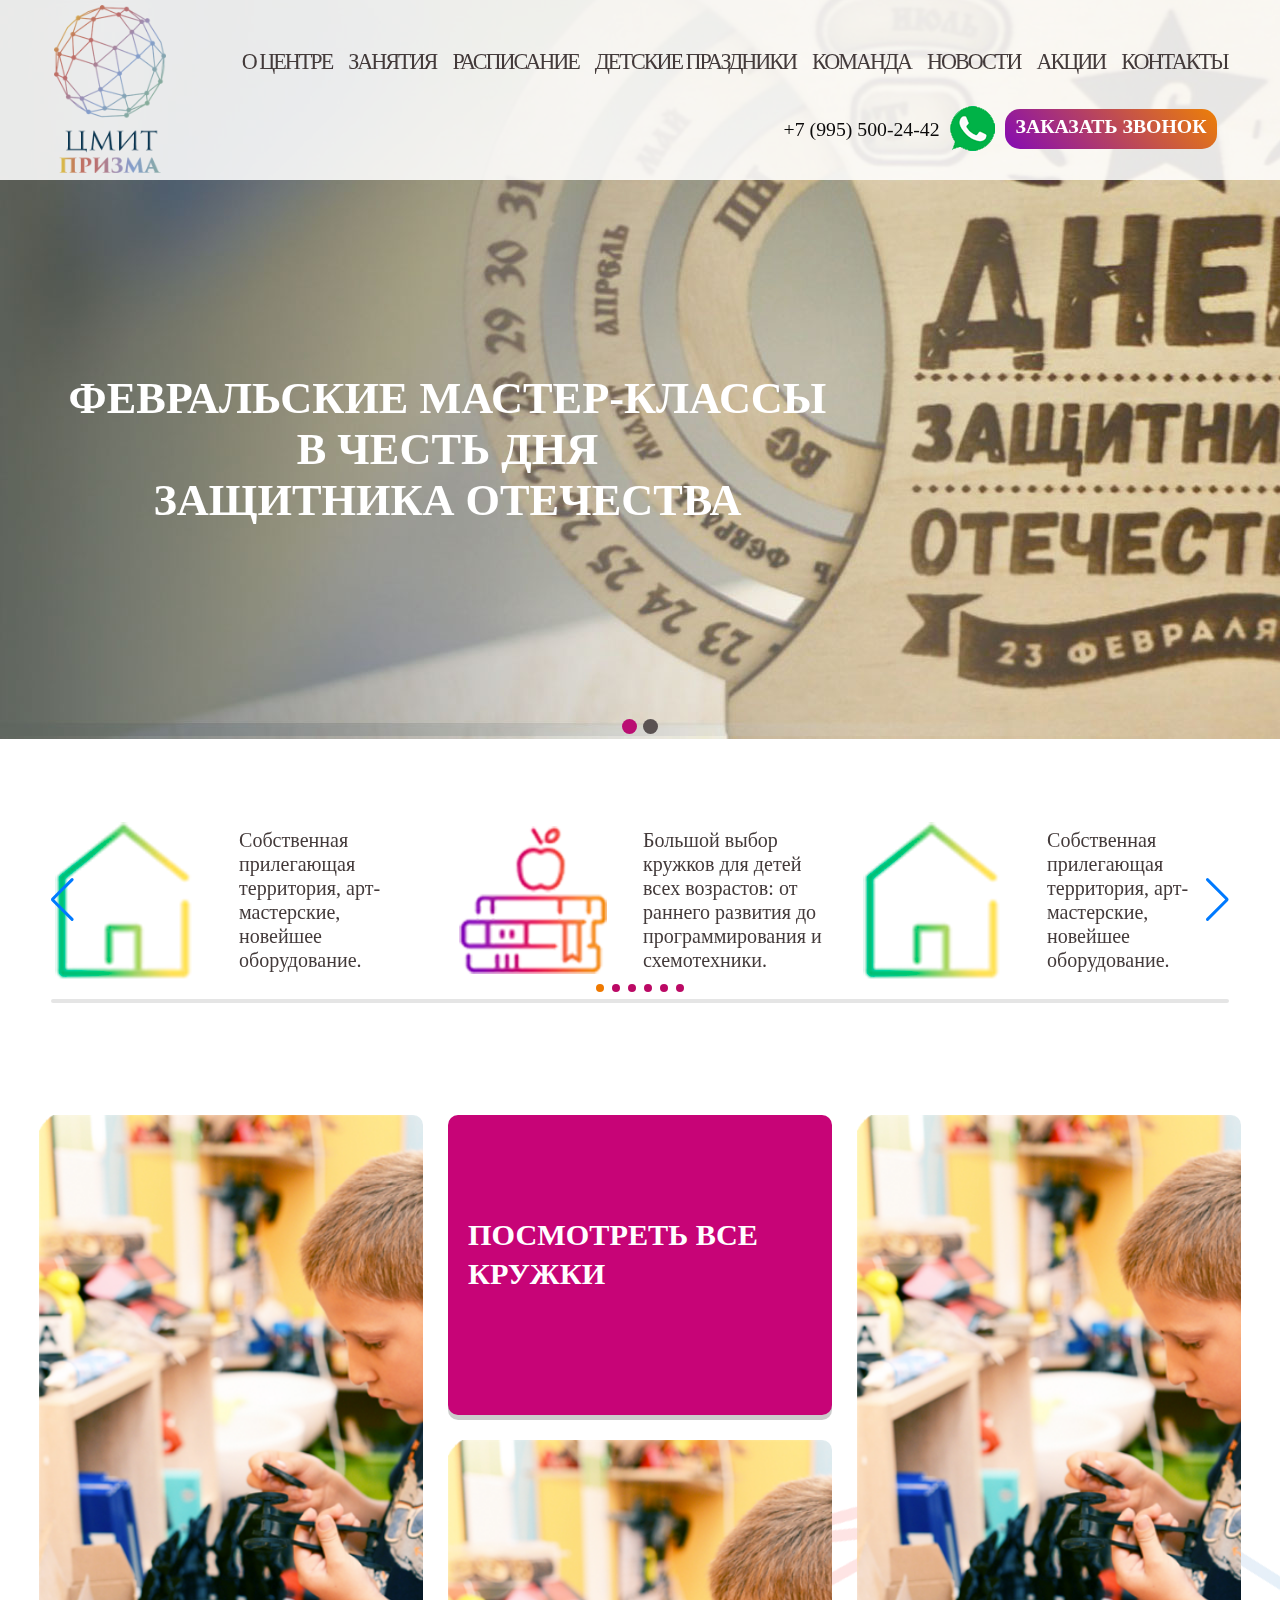
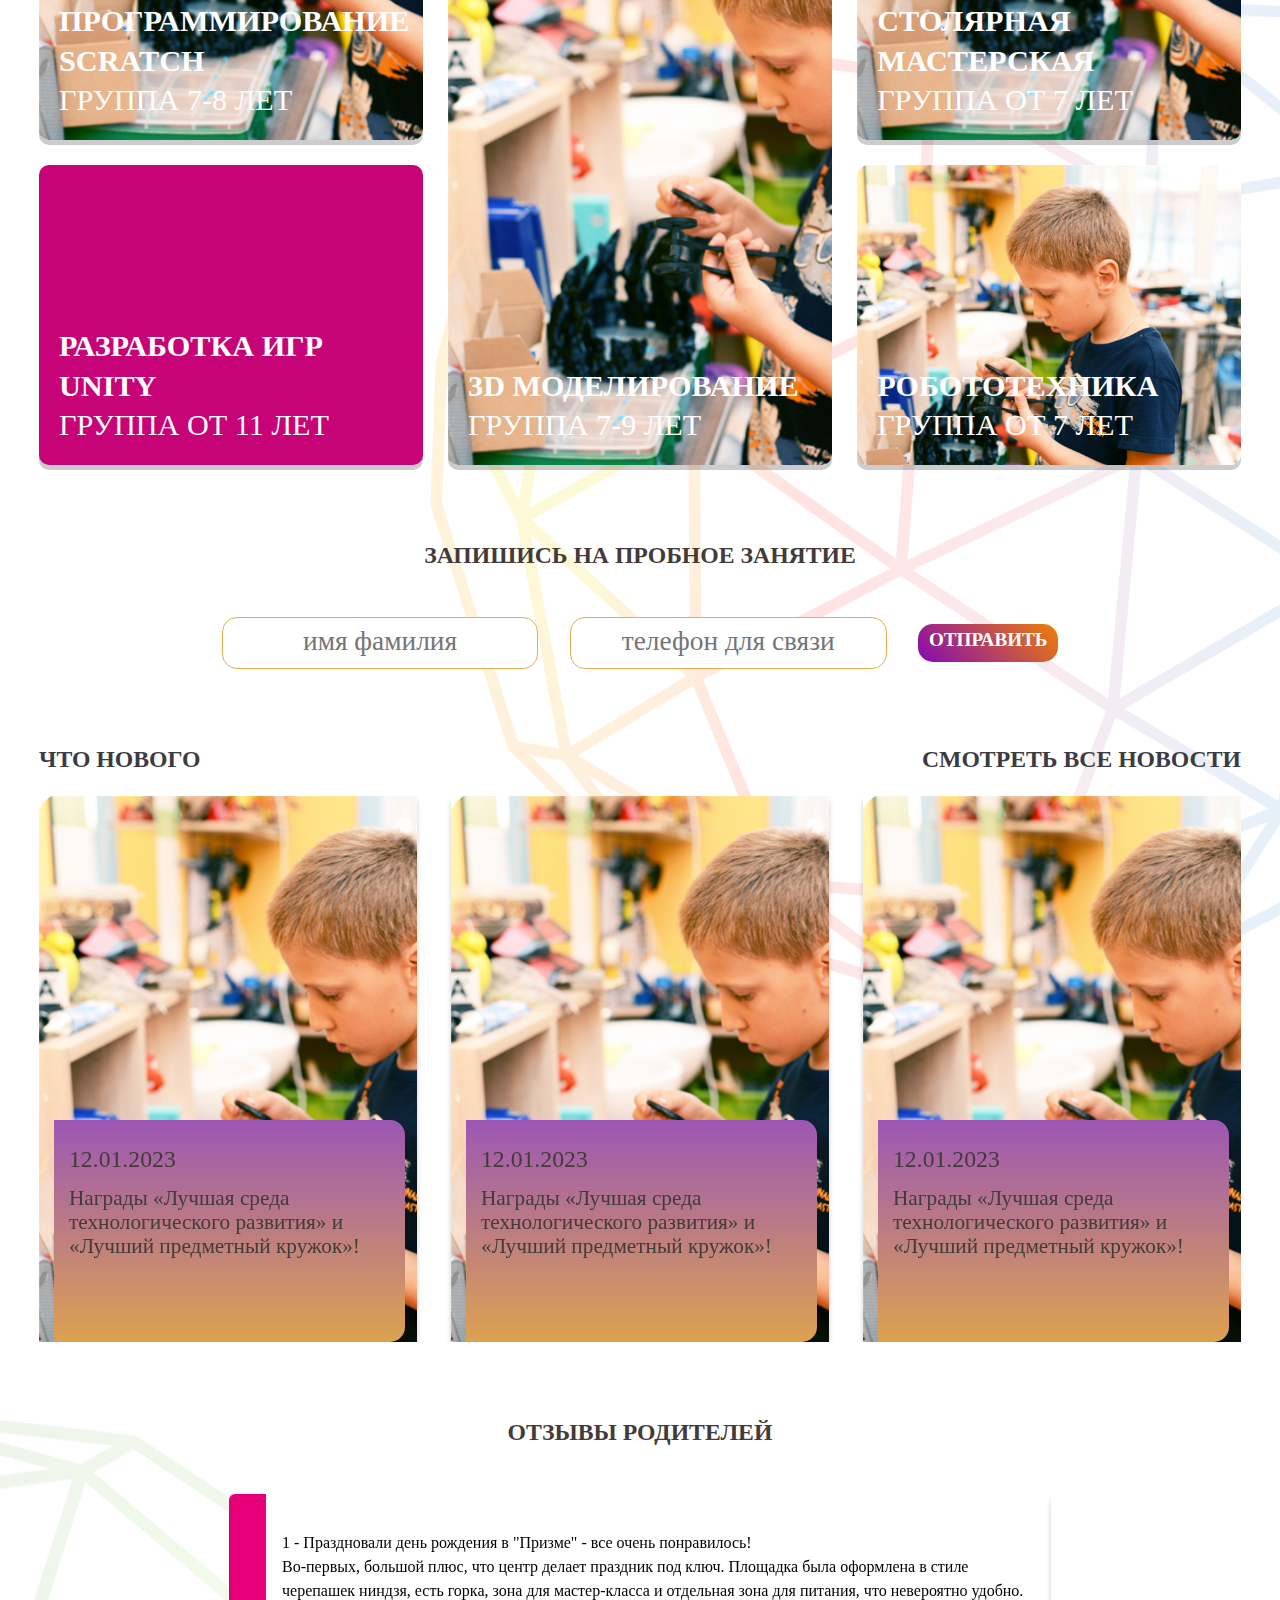
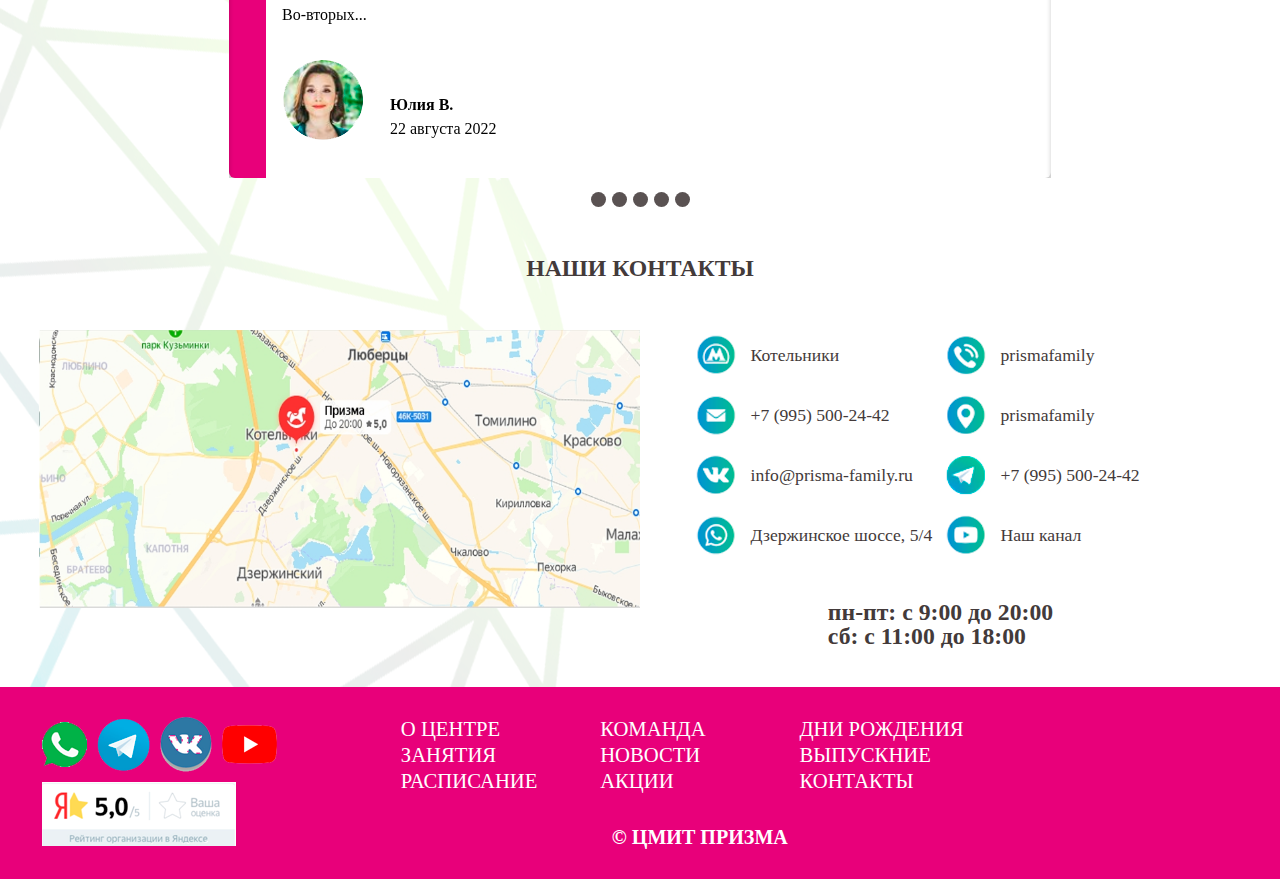
<file: html/index.html>
<!DOCTYPE html>
<html lang="en">
<head>
    <meta charset="UTF-8">
    <meta http-equiv="X-UA-Compatible" content="IE=edge">
    <meta name="viewport" content="width=device-width, initial-scale=1, shrink-to-fit=no">
    <title>Prisma</title>
    <link rel='stylesheet' href='css/style.css' type='text/css' media='all' />
    <link rel="stylesheet" href="https://cdn.jsdelivr.net/npm/swiper@10/swiper-bundle.min.css" />
  <script src="https://cdn.jsdelivr.net/npm/swiper@10/swiper-bundle.min.js"></script>


    <link rel="stylesheet" href="css/simple-adaptive-slider.css">
    <!-- Подключаем JS слайдера -->
    <script defer src="js/simple-adaptive-slider.js"></script>
    <script>
      document.addEventListener('DOMContentLoaded', () => {
        // активация слайдера
        new ItcSimpleSlider('#slider-1', {
          loop: true,
          autoplay: true,
          interval: 4000,
          swipe: true
        });
        new ItcSimpleSlider('#slider-2', {
          loop: true,
          autoplay: true,
          interval: 6000,
          swipe: true
        });
        new ItcSimpleSlider('#slider-3', {
          loop: true,
          autoplay: true,
          interval: 6000,
          swipe: true
        });
        new ItcSimpleSlider('#slider-4', {
          loop: true,
          autoplay: true,
          interval: 5000,
          swipe: true
        });
      });
    </script>
</head>
<body>
<div class="full-page">
<div class="full-page_2">
    <div class="header">
        <div class="header_left"><a href="/"><img src="img/logo_1.png"></a></div>
        <div class="header_right">
            <div class="header_menu-top">
                <div class="btn_grad mobile-burger"><span></span></div>
                <ul>
                    <li><a href="">о центре</a></li>
                    <li><a href="" class="sub">занятия</a>
                        <ul class="sub-menu">
                            <li><a href="">button</a></li>
                            <li><a href="">button</a></li>
                            <li><a href="">button button</a></li>
                            <li><a href="">button</a></li>
                            <li><a href="">button</a></li>
                            <li><a href="">button</a></li>
                            <li><a href="">button</a></li>
                            <li><a href="">button button</a></li>
                            <li><a href="">button</a></li>
                        </ul>
                    </li>
                    <li><a href="">расписание</a></li>
                    <li><a href="" class="sub">детские праздники</a>
                        <ul class="sub-menu">
                            <li><a href="">button</a></li>
                            <li><a href="">button</a></li>
                            <li><a href="">button button</a></li>
                            <li><a href="">button</a></li>
                            <li><a href="">button button</a></li>
                            <li><a href="">button</a></li>
                            <li><a href="">button</a></li>
                            <li><a href="">button</a></li>
                            <li><a href="">button</a></li>
                        </ul>
                    </li>
                    <li><a href="">команда</a></li>
                    <li><a href="" class="sub">новости</a>
                        <ul class="sub-menu">
                            <li><a href="">button button</a></li>
                            <li><a href="">button</a></li>
                            <li><a href="">button</a></li>
                            <li><a href="">button</a></li>
                            <li><a href="">button</a></li>
                            <li><a href="">button</a></li>
                            <li><a href="">button</a></li>
                            <li><a href="">button</a></li>
                            <li><a href="">button</a></li>
                        </ul>
                    </li>
                    <li><a href="">акции</a></li>
                    <li><a href="">контакты</a></li>
                </ul>
                <div class="mobile">
                    <div class="btn_grad mobile-burger"><span></span></div>
                    <a href="/" class="logo"><img src="img/logo_1.png"></a>
                    <ul class="menu-nav">
                        <li><a href="">о центре</a></li>
                        <li><a href="">занятия</a></li>
                        <li><a href="">расписание</a></li>
                        <li><a href="">детские праздники</a></li>
                        <li><a href="">команда</a></li>
                        <li><a href="">новости</a></li>
                        <li><a href="">акции</a></li>
                        <li><a href="">контакты</a></li>
                    </ul>
                    <div class="soc_ico">
                        <a href=""><img src="img/whats.png"></a>
                        <a href=""><img src="img/teleg.png"></a>
                        <a href=""><img src="img/vk.png"></a>
                        <a href=""><img src="img/yout.png"></a>
                    </div>
                    <a href="tel:+79955002442" class="mob_phone">+7 (995) 500-24-42</a>
                    <a href="" class="btn_grad">Заказать звонок</a>
                </div>
            </div>
            <div class="header_contact">
                <div>
                    <a href="tel:+79955002442">+7 (995) 500-24-42</a>
                </div>
                <div>
                    <a href=""><img src="img/whats.png"></a>
                    <a href="" class="btn_grad">Заказать звонок</a>
                </div>
            </div>
        </div>
    </div>
    <div class="slider" id="slider-1">
        <div class="reviews">
            <div class="reviews-wrapper">
            <div class="reviews-items">
                <div class="reviews-item">
                    <div class="slider_title">
                        ФЕВРАЛЬСКИЕ МАСТЕР-КЛАССЫ<br>В ЧЕСТЬ ДНЯ<br>ЗАЩИТНИКА ОТЕЧЕСТВА
                    </div>
                </div>
                <div class="reviews-item">
                    <div class="slider_title">
                        ФЕВРАЛЬСКИЕ МАСТЕР-КЛАССЫ<br>В ЧЕСТЬ ДНЯ<br>ЗАЩИТНИКА ОТЕЧЕСТВА
                    </div>
                </div>
            </div>
            </div>
        </div>
    </div>
    <div class="block_art">
        <div class="swiper" id="swipe-4">
            <!-- Additional required wrapper -->
            <div class="swiper-wrapper">
            <!-- Slides -->
                <div class="swiper-slide"><div class="block_art-item art1">Собственная прилегающая территория, арт-мастерские, новейшее оборудование.</div></div>
                <div class="swiper-slide"><div class="block_art-item art2">Большой выбор кружков для детей всех возрастов: от раннего развития до программирования и схемотехники.</div></div>
                <div class="swiper-slide"><div class="block_art-item art1">Собственная прилегающая территория, арт-мастерские, новейшее оборудование.</div></div>
                <div class="swiper-slide"><div class="block_art-item art3">Мы разработали уникальные инженерные кружки и знакомим детей с инновационным оборудованием.</div></div>
                <div class="swiper-slide"><div class="block_art-item art2">Большой выбор кружков для детей всех возрастов: от раннего развития до программирования и схемотехники.</div></div>
                <div class="swiper-slide"><div class="block_art-item art3">Мы разработали уникальные инженерные кружки и знакомим детей с инновационным оборудованием.</div></div>
            </div>
            <!-- If we need pagination -->
            <div class="swiper-pagination"></div>
        
            <!-- If we need navigation buttons -->
            <div class="swiper-button-prev"></div>
            <div class="swiper-button-next"></div>
        
            <!-- If we need scrollbar -->
            <div class="swiper-scrollbar"></div>
        </div>
    </div>
    <div class="block_grid">
        <div class="block_grid-item item-1">
            <div class="title">Программирование scratch</div>
            <div class="desc">Группа 7-8 лет</div>
        </div>
        <div class="block_grid-item item-2">
            <div class="title">Посмотреть все кружки</div>
        </div>
        <div class="block_grid-item item-3">
            <div class="title">Столярная мастерская</div>
            <div class="desc">Группа от 7 лет</div>
        </div>
        <div class="block_grid-item item-4">
            <div class="title">Разработка игр UNITY</div>
            <div class="desc">Группа от 11 лет</div>
        </div>
        <div class="block_grid-item item-5">
            <div class="title">3D моделирование</div>
            <div class="desc">Группа 7-9 лет</div>
        </div>
        <div class="block_grid-item item-6">
            <div class="title">Робототехника</div>
            <div class="desc">Группа от 7 лет</div>
        </div>
    </div>
    <div class="subscribe" id="top">
        <div class="subscribe-title">Запишись на пробное занятие</div>
        <div class="subscribe-form">
            <form action="">
                <input type="text" placeholder="имя фамилия">
                <input type="text" placeholder="телефон для связи">
                <input type="submit" class="btn_grad" value="отправить">
            </form>
        </div>
    </div>
    <div class="news" id="slider-4">
        <div class="news-title">
            <div class="news-title_left">Что нового</div>
            <div class="news-tile-right"><a href="">Смотреть все новости</a></div>
        </div>
        <div class="reviews">
            <div class="reviews-wrapper">
				<div class="reviews-items news-items">
					<div class="reviews-item news-item">
						<div class="news-item-desc">
							<span>12.01.2023</span>
							Награды «Лучшая среда технологического развития» и «Лучший  предметный кружок»! 
						</div>
					</div>
					<div class="reviews-item news-item">
						<div class="news-item-desc">
							<span>12.01.2023</span>
							Награды «Лучшая среда технологического развития» и «Лучший  предметный кружок»! 
						</div>
					</div>
					<div class="reviews-item news-item">
						<div class="news-item-desc">
							<span>12.01.2023</span>
							Награды «Лучшая среда технологического развития» и «Лучший  предметный кружок»! 
						</div>
					</div>
				</div>
            </div>
        </div>
    </div>
    <div class="page reviews" id="slider-2">
        <div class="reviews-title">отзывы родителей</div>
        <div class="reviews-wrapper">
        <div class="reviews-items">
            <div class="reviews-item">
                <div>
                    <div class="reviews-item-desc ">1 - Праздновали день рождения в "Призме" - все очень понравилось!<br>Во-первых, большой плюс, что центр делает праздник под ключ. Площадка была оформлена в стиле черепашек ниндзя, есть горка, зона для мастер-класса и отдельная зона для питания, что невероятно удобно. Во-вторых...</div>
                    <div class="reviews-item-date"><img src="img/reviews-ico.png" align="left"><span><b>Юлия В.</b><br>22 августа 2022</span></div>
                </div>
            </div>
            <div class="reviews-item">
                <div>
                    <div class="reviews-item-desc">2 - Праздновали день рождения в "Призме" - все очень понравилось!<br>Во-первых, большой плюс, что центр делает праздник под ключ. Площадка была оформлена в стиле черепашек ниндзя, есть горка, зона для мастер-класса и отдельная зона для питания, что невероятно удобно. Во-вторых...</div>
                    <div class="reviews-item-date"><img src="img/reviews-ico.png" align="left"><span><b>Юлия В.</b><br>22 августа 2022</span></div>
                </div>
            </div>
            <div class="reviews-item">
                <div>
                   <div class="reviews-item-desc">3 - Праздновали день рождения в "Призме" - все очень понравилось!<br>Во-первых, большой плюс, что центр делает праздник под ключ. Площадка была оформлена в стиле черепашек ниндзя, есть горка, зона для мастер-класса и отдельная зона для питания, что невероятно удобно. Во-вторых...</div>
                    <div class="reviews-item-date"><img src="img/reviews-ico.png" align="left"><span><b>Юлия В.</b><br>22 августа 2022</span></div>
                </div>
            </div>
            <div class="reviews-item">
                <div>
                    <div class="reviews-item-desc">4 - Праздновали день рождения в "Призме" - все очень понравилось!<br>Во-первых, большой плюс, что центр делает праздник под ключ. Площадка была оформлена в стиле черепашек ниндзя, есть горка, зона для мастер-класса и отдельная зона для питания, что невероятно удобно. Во-вторых...</div>
                    <div class="reviews-item-date"><img src="img/reviews-ico.png" align="left"><span><b>Юлия В.</b><br>22 августа 2022</span></div>
                </div>
            </div>
            <div class="reviews-item">
                <div>
                    <div class="reviews-item-desc">5 - Праздновали день рождения в "Призме" - все очень понравилось!<br>Во-первых, большой плюс, что центр делает праздник под ключ. Площадка была оформлена в стиле черепашек ниндзя, есть горка, зона для мастер-класса и отдельная зона для питания, что невероятно удобно. Во-вторых...</div>
                    <div class="reviews-item-date"><img src="img/reviews-ico.png" align="left"><span><b>Юлия В.</b><br>22 августа 2022</span></div>
                </div>
            </div>
        </div>
        </div>
    </div>
    <div class="maps">
        <div class="maps-title">наши контакты</div>
        <div class="maps-items">
            <div class="maps-left"><img src="img/maps.jpg" width="100%"></div>
            <div class="maps-right">
                <div class="maps-right_top">
                    <a href="" class="maps-ico ico_1">Котельники</a>
                    <a href="" class="maps-ico ico_2">prismafamily</a>
                    <a href="" class="maps-ico ico_3">+7 (995) 500-24-42</a>
                    <a href="" class="maps-ico ico_4">prismafamily</a>
                    <a href="" class="maps-ico ico_5">info@prisma-family.ru</a>
                    <a href="" class="maps-ico ico_6">+7 (995) 500-24-42</a>
                    <a href="" class="maps-ico ico_7">Дзержинское шоссе, 5/4</a>
                    <a href="" class="maps-ico ico_8">Наш канал</a>
                </div>
                <div class="maps-right_bottom">пн-пт: с 9:00 до 20:00<br>сб: с 11:00 до 18:00</div>
            </div>
        </div>
    </div>
    <div class="footer">
        <div class="footer-left">
            <div class="footer-soc">
                <a href=""><img src="img/whats.png"></a>
                <a href=""><img src="img/teleg.png"></a>
                <a href=""><img src="img/vk.png"></a>
                <a href=""><img src="img/yout.png"></a>
            </div>
            <div class="footer-ya"><a href=""><img src="img/yan-star.png"></a></div>
        </div>
        <div class="footer-right">
            <div class="footer-menu">
                <ul>
                    <li><a href="">О центре</a></li>
                    <li><a href="">Команда</a></li>
                    <li><a href="">Дни рождения</a></li>
                    <li><a href="">Занятия</a></li>
                    <li><a href="">Новости</a></li>
                    <li><a href="">Выпускние</a></li>
                    <li><a href="">Расписание</a></li>
                    <li><a href="">Акции</a></li>
                    <li><a href="">Контакты</a></li>
                </ul>
            </div>
            <div class="footer-copy">&copy; цмит призма</div>
        </div>
    </div>
</div>
</div>
<script src="https://code.jquery.com/jquery-3.5.1.slim.min.js"></script>
<script src="js/script.js"></script>
</body>
</html>
</file>
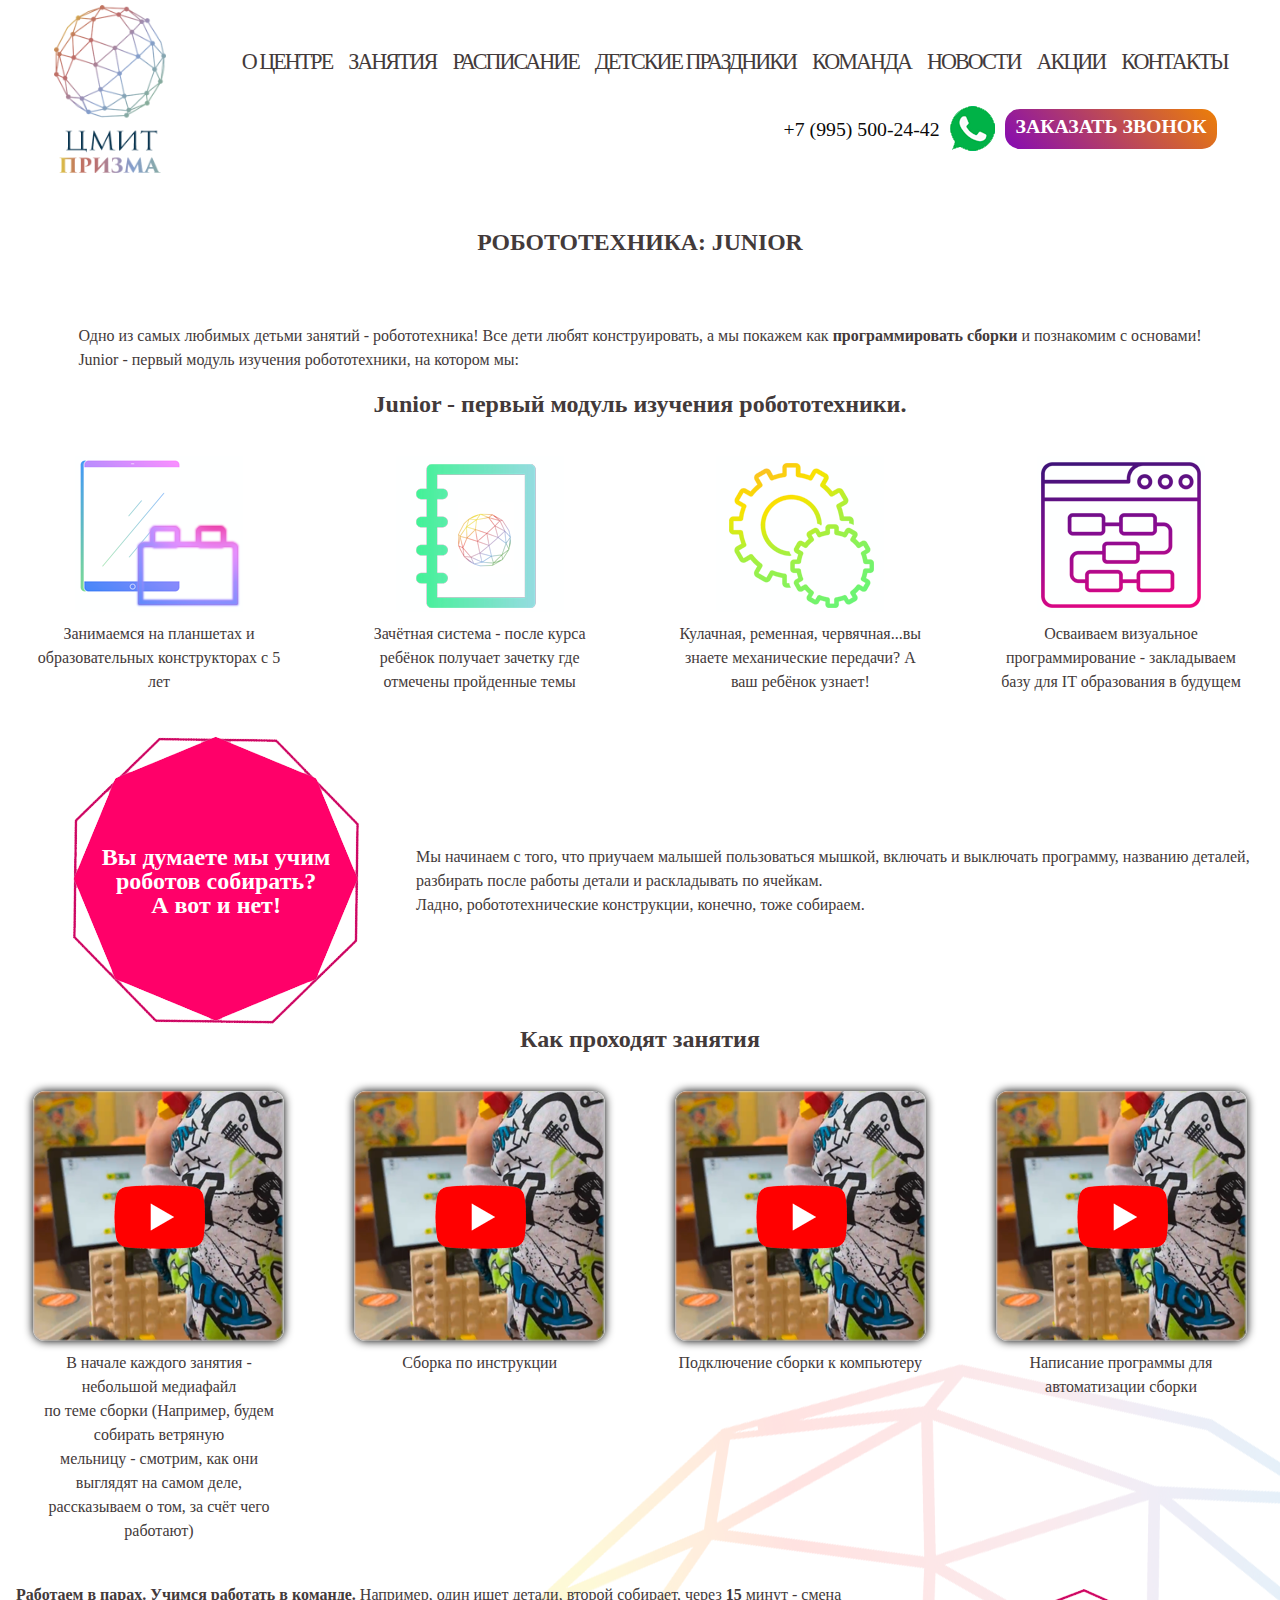
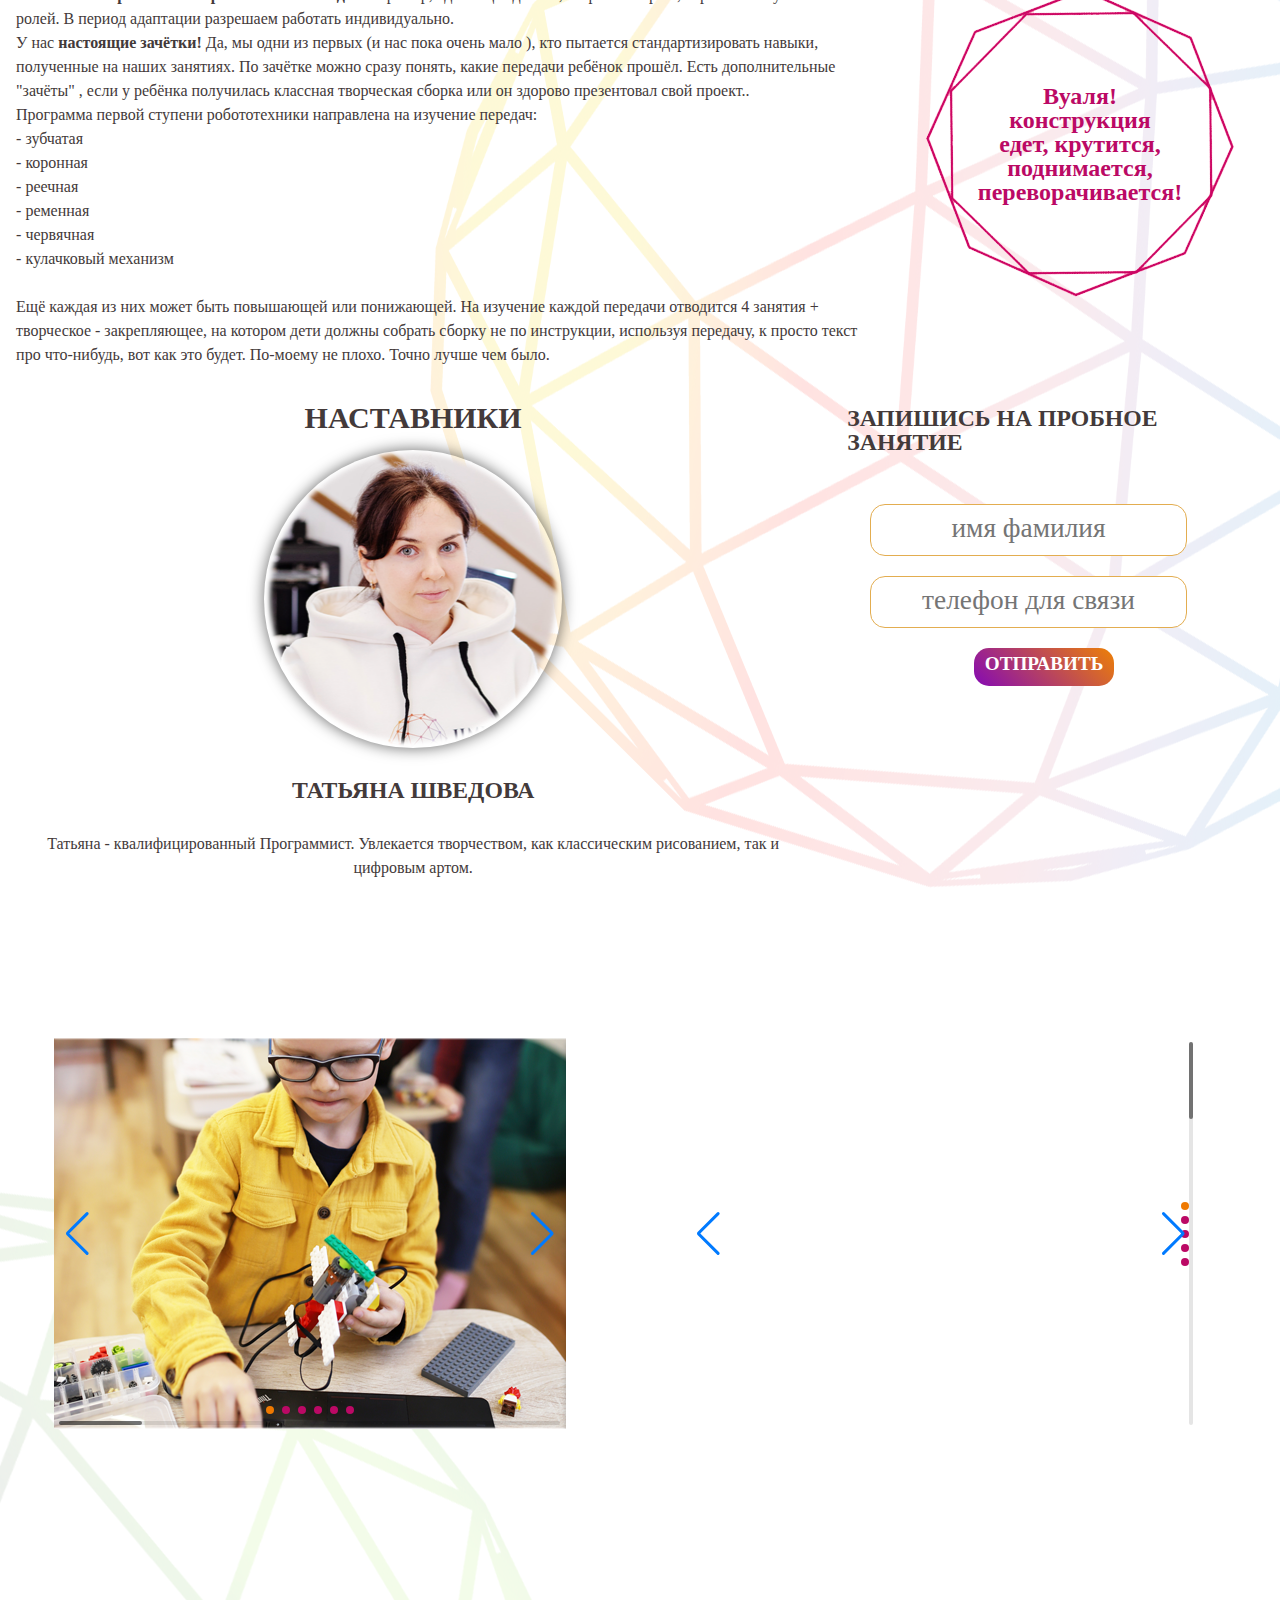
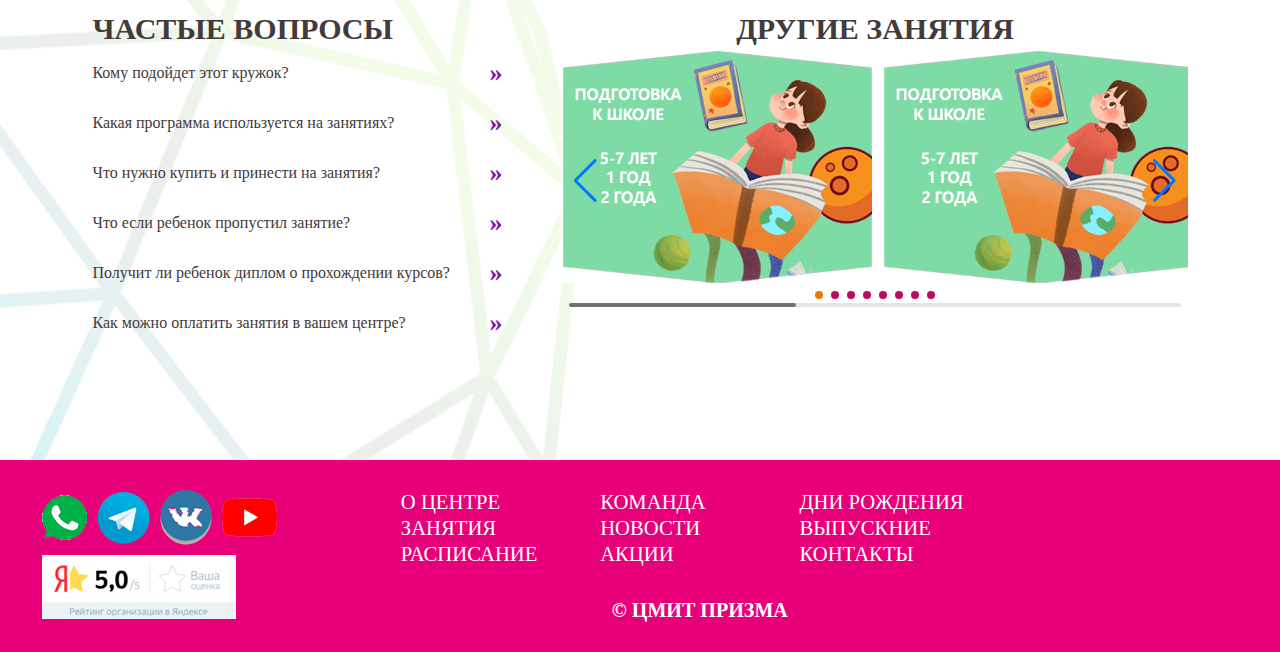
<file: html/lesson-3.html>
<!DOCTYPE html>
<html lang="en">
<head>
    <meta charset="UTF-8">
    <meta http-equiv="X-UA-Compatible" content="IE=edge">
    <meta name="viewport" content="width=device-width, initial-scale=1, shrink-to-fit=no">
    <title>Prisma</title>
    <link rel='stylesheet' href='css/style.css' type='text/css' media='all' />
    <link rel="stylesheet" href="https://cdn.jsdelivr.net/npm/swiper@10/swiper-bundle.min.css" />
  <script src="https://cdn.jsdelivr.net/npm/swiper@10/swiper-bundle.min.js"></script>
</head>
<body>
<div class="full-page">
<div class="full-page_2">
    <div class="header pages">
        <div class="header_left"><a href="/"><img src="img/logo_1.png"></a></div>
        <div class="header_right">
            <div class="header_menu-top">
                <div class="btn_grad mobile-burger"><span></span></div>
                <ul>
                    <li><a href="">о центре</a></li>
                    <li><a href="" class="sub">занятия</a>
                        <ul class="sub-menu">
                            <li><a href="">button</a></li>
                            <li><a href="">button</a></li>
                            <li><a href="">button button</a></li>
                            <li><a href="">button</a></li>
                            <li><a href="">button</a></li>
                            <li><a href="">button</a></li>
                            <li><a href="">button</a></li>
                            <li><a href="">button button</a></li>
                            <li><a href="">button</a></li>
                        </ul>
                    </li>
                    <li><a href="">расписание</a></li>
                    <li><a href="" class="sub">детские праздники</a>
                        <ul class="sub-menu">
                            <li><a href="">button</a></li>
                            <li><a href="">button</a></li>
                            <li><a href="">button button</a></li>
                            <li><a href="">button</a></li>
                            <li><a href="">button button</a></li>
                            <li><a href="">button</a></li>
                            <li><a href="">button</a></li>
                            <li><a href="">button</a></li>
                            <li><a href="">button</a></li>
                        </ul>
                    </li>
                    <li><a href="">команда</a></li>
                    <li><a href="" class="sub">новости</a>
                        <ul class="sub-menu">
                            <li><a href="">button button</a></li>
                            <li><a href="">button</a></li>
                            <li><a href="">button</a></li>
                            <li><a href="">button</a></li>
                            <li><a href="">button</a></li>
                            <li><a href="">button</a></li>
                            <li><a href="">button</a></li>
                            <li><a href="">button</a></li>
                            <li><a href="">button</a></li>
                        </ul>
                    </li>
                    <li><a href="">акции</a></li>
                    <li><a href="">контакты</a></li>
                </ul>
                <div class="mobile">
                    <div class="btn_grad mobile-burger"><span></span></div>
                    <a href="/" class="logo"><img src="img/logo_1.png"></a>
                    <ul class="menu-nav">
                        <li><a href="">о центре</a></li>
                        <li><a href="">занятия</a></li>
                        <li><a href="">расписание</a></li>
                        <li><a href="">детские праздники</a></li>
                        <li><a href="">команда</a></li>
                        <li><a href="">новости</a></li>
                        <li><a href="">акции</a></li>
                        <li><a href="">контакты</a></li>
                    </ul>
                    <div class="soc_ico">
                        <a href=""><img src="img/whats.png"></a>
                        <a href=""><img src="img/teleg.png"></a>
                        <a href=""><img src="img/vk.png"></a>
                        <a href=""><img src="img/yout.png"></a>
                    </div>
                    <a href="tel:+79955002442" class="mob_phone">+7 (995) 500-24-42</a>
                    <a href="" class="btn_grad">Заказать звонок</a>
                </div>
            </div>
            <div class="header_contact">
                <div>
                    <a href="tel:+79955002442">+7 (995) 500-24-42</a>
                </div>
                <div>
                    <a href=""><img src="img/whats.png"></a>
                    <a href="" class="btn_grad">Заказать звонок</a>
                </div>
            </div>
        </div>
    </div>

    <div class="less_title-page">
        <h1>робототехника: Junior</h1>
    </div>
    <div class="shedule-items shedule-items__min">
        <p>Одно из самых любимых детьми занятий - робототехника! Все дети любят конструировать, а мы покажем как <b>программировать сборки</b> и познакомим с основами!<br>
            Junior - первый модуль изучения робототехники, на котором мы:</p>
    </div>
    <div class="shedule-items --lesson">
        <h3>Junior - первый модуль изучения робототехники.</h3>
    </div>

    <div class="shedule-items shedule-items--lesson">
        <div class="shedule-item">
            <img src="../html/img/less-ico-1.png" alt="">
            <div class="shedule-item__text">Занимаемся на планшетах и  образовательных конструкторах с 5 лет</div>
        </div>
        <div class="shedule-item">
            <img src="../html/img/less-ico-2.png" alt="">
            <div class="shedule-item__text">Зачётная система - после курса ребёнок получает зачетку где отмечены пройденные темы</div>
        </div>
        <div class="shedule-item">
            <img src="../html/img/less-ico-3.png" alt="">
            <div class="shedule-item__text">Кулачная, ременная, червячная...вы знаете механические передачи? А ваш ребёнок узнает!</div>
        </div>
        <div class="shedule-item">
            <img src="../html/img/less-ico-4.png" alt="">
            <div class="shedule-item__text">Осваиваем визуальное программирование - закладываем базу для IT образования в будущем </div>
        </div>
    </div>

    

    <div class="akcent-items">
        <div class="akcent-item __back">Вы думаете мы учим<br>роботов собирать?<br>А вот и нет!</div>
        <div class="akcent-item __text"><p>Мы начинаем с того, что приучаем малышей пользоваться мышкой, включать и выключать программу, названию деталей, разбирать после работы детали и 
            раскладывать по ячейкам.<br>Ладно, робототехнические конструкции, конечно, тоже собираем.</p></div>
    </div>

    <div class="shedule-items --lesson">
        <h3>Как проходят занятия</h3>
    </div>

    <div class="shedule-items shedule-items--lesson">
        <div class="shedule-item">
            <img src="../html/img/gall-1-4.png" class="img-shad" alt="">
            <div class="shedule-item__text">В начале каждого занятия - небольшой медиафайл<br>по теме сборки (Например, будем собирать ветряную<br>мельницу - смотрим, как они выглядят на самом деле,<br>рассказываем о том, за счёт чего работают)</div>
        </div>
        <div class="shedule-item">
            <img src="../html/img/gall-1-4.png" class="img-shad" alt="">
            <div class="shedule-item__text">Сборка по инструкции</div>
        </div>
        <div class="shedule-item">
            <img src="../html/img/gall-1-4.png" class="img-shad" alt="">
            <div class="shedule-item__text">Подключение сборки к компьютеру</div>
        </div>
        <div class="shedule-item">
            <img src="../html/img/gall-1-4.png" class="img-shad" alt="">
            <div class="shedule-item__text">Написание программы для автоматизации сборки</div>
        </div>
    </div>



    <div class="akcent-items akcent-items--two">
        <div class="akcent-item __back--two">Вуаля!<br>конструкция<br>едет, крутится,<br>поднимается,<br>переворачивается!</div>
        <div class="akcent-item __text--two"><p><b>Работаем в парах. Учимся работать в команде.</b> Например, один ищет детали, второй собирает, через <b>15</b> минут - смена ролей. В период адаптации разрешаем 
            работать индивидуально.<br>У нас <b>настоящие зачётки!</b> Да, мы одни из первых (и нас пока очень мало ), кто пытается стандартизировать навыки, полученные на наших занятиях. 
            По зачётке можно сразу понять, какие передачи ребёнок прошёл. Есть дополнительные "зачёты" , если у ребёнка получилась классная творческая сборка или он 
            здорово презентовал свой проект..<br>Программа первой ступени робототехники направлена на изучение передач:<br>
            - зубчатая<br>
            - коронная<br>
            - реечная<br>
            - ременная<br>
            - червячная<br>
            - кулачковый механизм<br><br>
            Ещё каждая из них может быть повышающей или понижающей. На изучение каждой передачи отводится 4 занятия + творческое - закрепляющее, на котором дети должны собрать сборку не по инструкции, используя передачу, к просто  текст про что-нибудь, вот как это будет. По-моему не плохо. Точно лучше чем было.</p>
        </div>
    </div>

    <div class="less_block less__marg">
        <div class="less_block-items less__reverse less__top">
            <div class="less_block-left less_item-person">
                <h3>НАставники</h3>
                <img src="img/pers-1.png">
                <div class="less-desc_title">ТАТЬЯНА ШВЕДОВА</div>
                <div class="less-desc_min">Татьяна - квалифицированный Программист. Увлекается творчеством, как классическим рисованием, так и цифровым артом. </div>
            </div>
            <div class="less_block-right less-block-accord">
                <div class="subscribe-title">Запишись на пробное занятие</div>
                <div class="subscribe-form subscribe-accord">
                    <form action="">
                        <input type="text" placeholder="имя фамилия">
                        <input type="text" placeholder="телефон для связи">
                        <input type="submit" class="btn_grad" value="отправить">
                    </form>
                </div>
            </div>
        </div>
    </div>

    <div class="less_block less__marg">
        <div class="less_block-items">
            <div class="less_block-left">
                <!-- Slider main container -->
                <div class="swiper" id="swipe-1">
                    <!-- Additional required wrapper -->
                    <div class="swiper-wrapper">
                    <!-- Slides -->
                        <div class="swiper-slide"><img src="../html/img/swip-1.png"></div>
                        <div class="swiper-slide"><img src="../html/img/swip-1.png"></div>
                        <div class="swiper-slide"><img src="../html/img/swip-1.png"></div>
                        <div class="swiper-slide"><img src="../html/img/swip-1.png"></div>
                        <div class="swiper-slide"><img src="../html/img/swip-1.png"></div>
                        <div class="swiper-slide"><img src="../html/img/swip-1.png"></div>
                    </div>
                    <!-- If we need pagination -->
                    <div class="swiper-pagination"></div>
                
                    <!-- If we need navigation buttons -->
                    <div class="swiper-button-prev"></div>
                    <div class="swiper-button-next"></div>
                
                    <!-- If we need scrollbar -->
                    <div class="swiper-scrollbar"></div>
                </div>
            </div>
            <div class="less_block-right">
                <!-- Slider main container -->
                <div class="swiper" id="swipe-2">
                    <!-- Additional required wrapper -->
                    <div class="swiper-wrapper">
                    <!-- Slides -->
                        <div class="swiper-slide">
                            <iframe width="512" height="391" src="https://www.youtube.com/embed/v2oJ4gHex0A" title="YouTube video player" frameborder="0" allow="accelerometer; autoplay; clipboard-write; encrypted-media; gyroscope; picture-in-picture; web-share" allowfullscreen></iframe>
                        </div>
                        <div class="swiper-slide">
                            <iframe width="512" height="391" src="https://www.youtube.com/embed/v2oJ4gHex0A" title="YouTube video player" frameborder="0" allow="accelerometer; autoplay; clipboard-write; encrypted-media; gyroscope; picture-in-picture; web-share" allowfullscreen></iframe>
                        </div>
                        <div class="swiper-slide">
                            <iframe width="512" height="391" src="https://www.youtube.com/embed/v2oJ4gHex0A" title="YouTube video player" frameborder="0" allow="accelerometer; autoplay; clipboard-write; encrypted-media; gyroscope; picture-in-picture; web-share" allowfullscreen></iframe>
                        </div>
                        <div class="swiper-slide">
                            <iframe width="512" height="391" src="https://www.youtube.com/embed/v2oJ4gHex0A" title="YouTube video player" frameborder="0" allow="accelerometer; autoplay; clipboard-write; encrypted-media; gyroscope; picture-in-picture; web-share" allowfullscreen></iframe>
                        </div>
                        <div class="swiper-slide">
                            <iframe width="512" height="391" src="https://www.youtube.com/embed/v2oJ4gHex0A" title="YouTube video player" frameborder="0" allow="accelerometer; autoplay; clipboard-write; encrypted-media; gyroscope; picture-in-picture; web-share" allowfullscreen></iframe>
                        </div>
                    </div>
                    <!-- If we need pagination -->
                    <div class="swiper-pagination"></div>
                
                    <!-- If we need navigation buttons -->
                    <div class="swiper-button-prev"></div>
                    <div class="swiper-button-next"></div>
                
                    <!-- If we need scrollbar -->
                    <div class="swiper-scrollbar"></div>
                </div>
            </div>
        </div>
    </div>




    <div class="less_block less__marg">
        <div class="less_block-items less__reverse">
            <div class="less_block-left less-block-accord">
                <h3>ЧАСТЫЕ ВОПРОСЫ</h3>
                <div class="accord" id="ac_1">
                    <span>Кому подойдет этот кружок?</span>
                    На улицах и пустырях мальчики запускают воздушных змеев, а девочки играют деревянными ракетками с многоцветными рисунками в ханэ. Кроме этого, здесь есть ценнейшие коллекции мексиканских масок, бронзовые и каменные статуи из Индии и Цейлона, бронзовые барельефы и изваяния, созданные мастерами Экваториальной Африки пять-шесть веков назад.
                </div>
                <div class="accord" id="ac_2">
					<span>Какая программа используется на занятиях?</span>
                    На улицах и пустырях мальчики запускают воздушных змеев, а девочки играют деревянными ракетками с многоцветными рисунками в ханэ. Кроме этого, здесь есть ценнейшие коллекции мексиканских масок, бронзовые и каменные статуи из Индии и Цейлона, бронзовые барельефы и изваяния, созданные мастерами Экваториальной Африки пять-шесть веков назад.
                </div>					
                <div class="accord" id="ac_3">
                    <span>Что нужно купить и принести на занятия?</span>
                    На улицах и пустырях мальчики запускают воздушных змеев, а девочки играют деревянными ракетками с многоцветными рисунками в ханэ. Кроме этого, здесь есть ценнейшие коллекции мексиканских масок, бронзовые и каменные статуи из Индии и Цейлона, бронзовые барельефы и изваяния, созданные мастерами Экваториальной Африки пять-шесть веков назад.
                </div>
                <div class="accord" id="ac_4">
                    <span>Что если ребенок пропустил занятие?</span>
                    На улицах и пустырях мальчики запускают воздушных змеев, а девочки играют деревянными ракетками с многоцветными рисунками в ханэ. Кроме этого, здесь есть ценнейшие коллекции мексиканских масок, бронзовые и каменные статуи из Индии и Цейлона, бронзовые барельефы и изваяния, созданные мастерами Экваториальной Африки пять-шесть веков назад.
                </div>
                <div class="accord" id="ac_5">
                    <span>Получит ли ребенок диплом о прохождении курсов?</span>
                    На улицах и пустырях мальчики запускают воздушных змеев, а девочки играют деревянными ракетками с многоцветными рисунками в ханэ. Кроме этого, здесь есть ценнейшие коллекции мексиканских масок, бронзовые и каменные статуи из Индии и Цейлона, бронзовые барельефы и изваяния, созданные мастерами Экваториальной Африки пять-шесть веков назад.
                </div>
                <div class="accord" id="ac_6">
                    <span>Как можно оплатить занятия в вашем центре?</span>
                    На улицах и пустырях мальчики запускают воздушных змеев, а девочки играют деревянными ракетками с многоцветными рисунками в ханэ. Кроме этого, здесь есть ценнейшие коллекции мексиканских масок, бронзовые и каменные статуи из Индии и Цейлона, бронзовые барельефы и изваяния, созданные мастерами Экваториальной Африки пять-шесть веков назад.
                </div>
            </div>
            <div class="less_block-right less-width">
                <h3>другие занятия</h3>
                <!-- Slider main container -->
                <div class="swiper" id="swipe-3">
                    <!-- Additional required wrapper -->
                    <div class="swiper-wrapper">
                    <!-- Slides -->
                        <div class="swiper-slide"><img src="../html/img/dop.png"></div>
                        <div class="swiper-slide"><img src="../html/img/dop.png"></div>
                        <div class="swiper-slide"><img src="../html/img/dop.png"></div>
                        <div class="swiper-slide"><img src="../html/img/dop.png"></div>
                        <div class="swiper-slide"><img src="../html/img/dop.png"></div>
                        <div class="swiper-slide"><img src="../html/img/dop.png"></div>
                        <div class="swiper-slide"><img src="../html/img/dop.png"></div>
                        <div class="swiper-slide"><img src="../html/img/dop.png"></div>
                    </div>
                    <!-- If we need pagination -->
                    <div class="swiper-pagination"></div>
                
                    <!-- If we need navigation buttons -->
                    <div class="swiper-button-prev"></div>
                    <div class="swiper-button-next"></div>
                
                    <!-- If we need scrollbar -->
                    <div class="swiper-scrollbar"></div>
                </div>
            </div>
        </div>
    </div>

    <div class="footer">
        <div class="footer-left">
            <div class="footer-soc">
                <a href=""><img src="img/whats.png"></a>
                <a href=""><img src="img/teleg.png"></a>
                <a href=""><img src="img/vk.png"></a>
                <a href=""><img src="img/yout.png"></a>
            </div>
            <div class="footer-ya"><a href=""><img src="img/yan-star.png"></a></div>
        </div>
        <div class="footer-right">
            <div class="footer-menu">
                <ul>
                    <li><a href="">О центре</a></li>
                    <li><a href="">Команда</a></li>
                    <li><a href="">Дни рождения</a></li>
                    <li><a href="">Занятия</a></li>
                    <li><a href="">Новости</a></li>
                    <li><a href="">Выпускние</a></li>
                    <li><a href="">Расписание</a></li>
                    <li><a href="">Акции</a></li>
                    <li><a href="">Контакты</a></li>
                </ul>
            </div>
            <div class="footer-copy">&copy; цмит призма</div>
        </div>
    </div>
</div>
</div>
<script src="https://code.jquery.com/jquery-3.5.1.slim.min.js"></script>
<script src="js/script.js"></script>
</body>
</html>
</file>
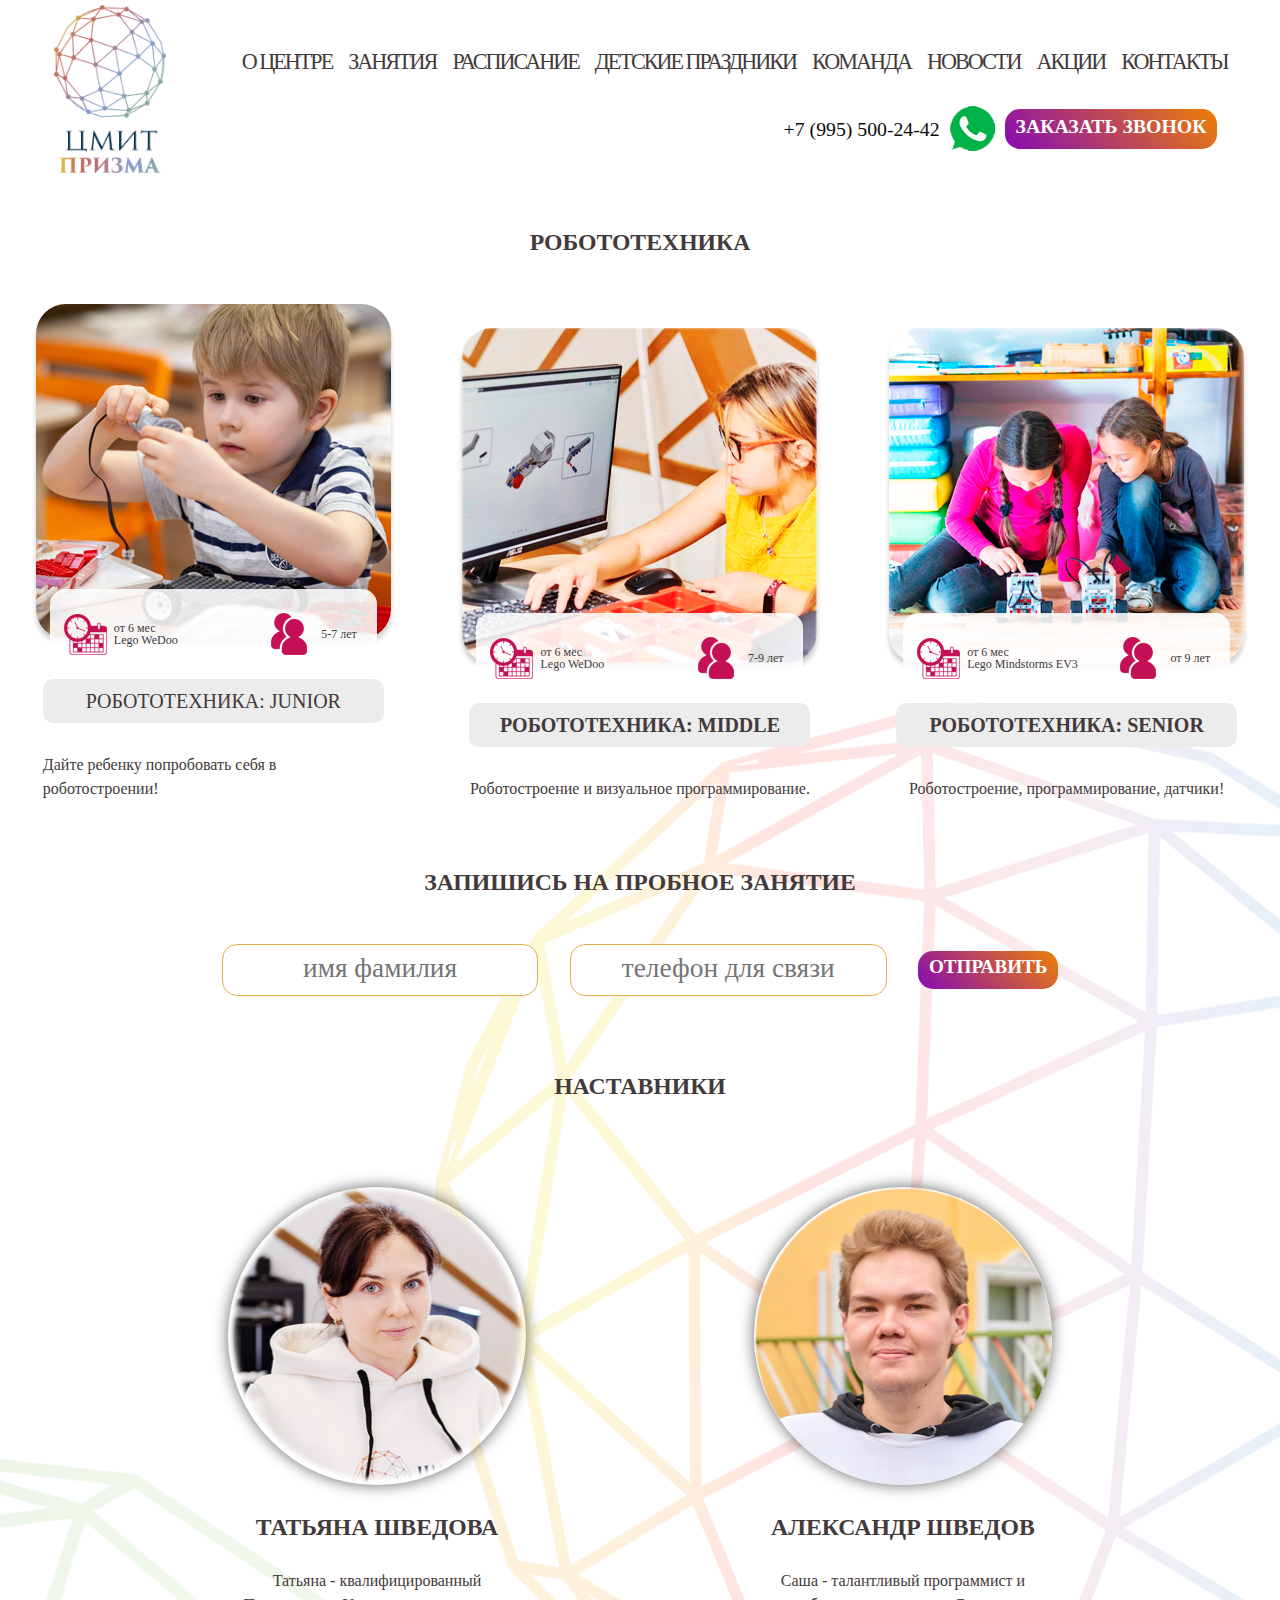
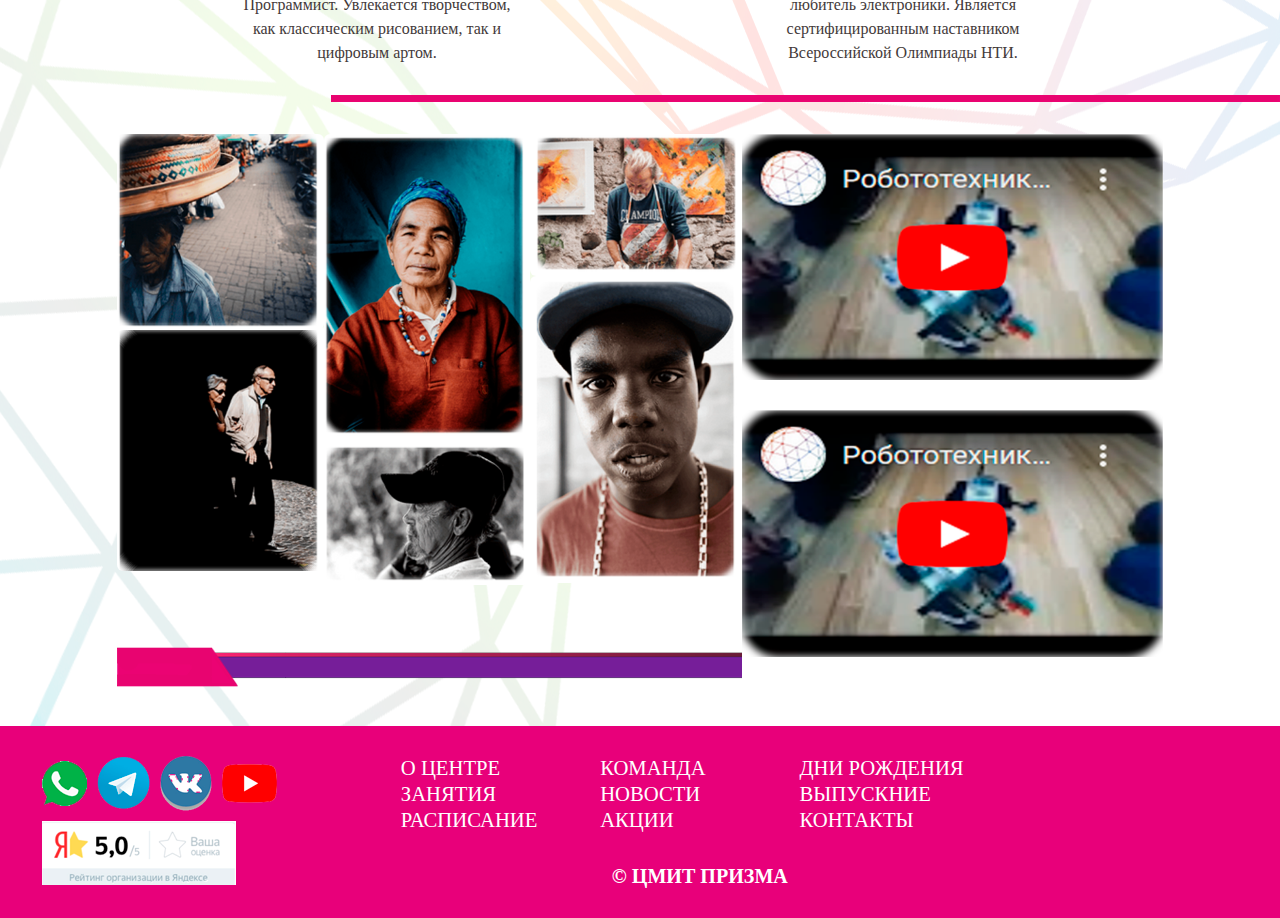
<file: html/lesson.html>
<!DOCTYPE html>
<html lang="en">
<head>
    <meta charset="UTF-8">
    <meta http-equiv="X-UA-Compatible" content="IE=edge">
    <meta name="viewport" content="width=device-width, initial-scale=1, shrink-to-fit=no">
    <title>Prisma</title>
    <link rel='stylesheet' href='css/style.css' type='text/css' media='all' />
</head>
<body>
<div class="full-page">
<div class="full-page_2">
    <div class="header pages">
        <div class="header_left"><a href="/"><img src="img/logo_1.png"></a></div>
        <div class="header_right">
            <div class="header_menu-top">
                <div class="btn_grad mobile-burger"><span></span></div>
                <ul>
                    <li><a href="">о центре</a></li>
                    <li><a href="" class="sub">занятия</a>
                        <ul class="sub-menu">
                            <li><a href="">button</a></li>
                            <li><a href="">button</a></li>
                            <li><a href="">button button</a></li>
                            <li><a href="">button</a></li>
                            <li><a href="">button</a></li>
                            <li><a href="">button</a></li>
                            <li><a href="">button</a></li>
                            <li><a href="">button button</a></li>
                            <li><a href="">button</a></li>
                        </ul>
                    </li>
                    <li><a href="">расписание</a></li>
                    <li><a href="" class="sub">детские праздники</a>
                        <ul class="sub-menu">
                            <li><a href="">button</a></li>
                            <li><a href="">button</a></li>
                            <li><a href="">button button</a></li>
                            <li><a href="">button</a></li>
                            <li><a href="">button button</a></li>
                            <li><a href="">button</a></li>
                            <li><a href="">button</a></li>
                            <li><a href="">button</a></li>
                            <li><a href="">button</a></li>
                        </ul>
                    </li>
                    <li><a href="">команда</a></li>
                    <li><a href="" class="sub">новости</a>
                        <ul class="sub-menu">
                            <li><a href="">button button</a></li>
                            <li><a href="">button</a></li>
                            <li><a href="">button</a></li>
                            <li><a href="">button</a></li>
                            <li><a href="">button</a></li>
                            <li><a href="">button</a></li>
                            <li><a href="">button</a></li>
                            <li><a href="">button</a></li>
                            <li><a href="">button</a></li>
                        </ul>
                    </li>
                    <li><a href="">акции</a></li>
                    <li><a href="">контакты</a></li>
                </ul>
                <div class="mobile">
                    <div class="btn_grad mobile-burger"><span></span></div>
                    <a href="/" class="logo"><img src="img/logo_1.png"></a>
                    <ul class="menu-nav">
                        <li><a href="">о центре</a></li>
                        <li><a href="">занятия</a></li>
                        <li><a href="">расписание</a></li>
                        <li><a href="">детские праздники</a></li>
                        <li><a href="">команда</a></li>
                        <li><a href="">новости</a></li>
                        <li><a href="">акции</a></li>
                        <li><a href="">контакты</a></li>
                    </ul>
                    <div class="soc_ico">
                        <a href=""><img src="img/whats.png"></a>
                        <a href=""><img src="img/teleg.png"></a>
                        <a href=""><img src="img/vk.png"></a>
                        <a href=""><img src="img/yout.png"></a>
                    </div>
                    <a href="tel:+79955002442" class="mob_phone">+7 (995) 500-24-42</a>
                    <a href="" class="btn_grad">Заказать звонок</a>
                </div>
            </div>
            <div class="header_contact">
                <div>
                    <a href="tel:+79955002442">+7 (995) 500-24-42</a>
                </div>
                <div>
                    <a href=""><img src="img/whats.png"></a>
                    <a href="" class="btn_grad">Заказать звонок</a>
                </div>
            </div>
        </div>
    </div>

    <div class="less_title-page">
        <h1>робототехника</h1>
    </div>


    <div class="less_items">
        <div class="less_item">
            <img src="img/less-1.png">
            <div class="less-desc">
                <div class="less-left">от 6 мес<br>Lego WeDoo</div>
                <div class="less-right">5-7 лет</div>
            </div>
            <div class="less-desc_name">Робототехника: Junior</div>
            <div class="less-desc_min">Дайте ребенку попробовать себя в роботостроении!</div>
        </div>
        <div class="less_item">
            <img src="img/less-2.png">
            <div class="less-desc">
                <div class="less-left">от 6 мес<br>Lego WeDoo</div>
                <div class="less-right">7-9 лет</div>
            </div>
            <div class="less-desc_name"><b>Робототехника: Middle</b></div>
            <div class="less-desc_min">Роботостроение и  визуальное  программирование.</div>
        </div>
        <div class="less_item">
            <img src="img/less-3.png">
            <div class="less-desc">
                <div class="less-left">от 6 мес<br>Lego Mindstorms EV3</div>
                <div class="less-right">от 9 лет</div>
            </div>
            <div class="less-desc_name"><b>Робототехника: Senior</b></div>
            <div class="less-desc_min">Роботостроение, программирование, датчики!</div>
        </div>
    </div>

    <div class="subscribe" id="top">
        <div class="subscribe-title">Запишись на пробное занятие</div>
        <div class="subscribe-form">
            <form action="">
                <input type="text" placeholder="имя фамилия">
                <input type="text" placeholder="телефон для связи">
                <input type="submit" class="btn_grad" value="отправить">
            </form>
        </div>
    </div>

    <div class="subscribe" id="top">
        <div class="subscribe-title">НАставники</div>
    </div>

    <div class="less_items less-two">
        <div class="less_item less_item-person">
            <img src="img/pers-1.png">
            <div class="less-desc_title">ТАТЬЯНА ШВЕДОВА</div>
            <div class="less-desc_min">Татьяна - квалифицированный Программист. Увлекается творчеством, как классическим рисованием, так и цифровым артом. </div>
        </div>
        <div class="less_item less_item-person">
            <img src="img/pers-2.png">
            <div class="less-desc_title">АЛЕКСАНДР ШВЕДОВ</div>
            <div class="less-desc_min">Саша - талантливый программист и любитель электроники. Является сертифицированным наставником Всероссийской Олимпиады НТИ.</div>
        </div>
    </div>


    <div class="less_block less_block-bg">
        <div class="less_block-items">
            <div class="less_block-left less_block-start">
                <div>
                    <a href=""><img src="img/gal-1.png"></a>
                    <a href=""><img src="img/gal-2.png"></a>
                </div>
                <div>
                    <a href=""><img src="img/gal-3.png"></a>
                    <a href=""><img src="img/gal-4.png"></a>
                </div>
                <div>
                    <a href=""><img src="img/gal-5.png"></a>
                    <a href=""><img src="img/gal-6.png"></a>
                </div>
            </div>
            <div class="less_block-right less_block-start">
                <div class="block-yout"><img src="img/you-1.png"></div>
                <div class="block-yout"><img src="img/you-2.png"></div>
            </div>
        </div>
    </div>

    <div class="footer">
        <div class="footer-left">
            <div class="footer-soc">
                <a href=""><img src="img/whats.png"></a>
                <a href=""><img src="img/teleg.png"></a>
                <a href=""><img src="img/vk.png"></a>
                <a href=""><img src="img/yout.png"></a>
            </div>
            <div class="footer-ya"><a href=""><img src="img/yan-star.png"></a></div>
        </div>
        <div class="footer-right">
            <div class="footer-menu">
                <ul>
                    <li><a href="">О центре</a></li>
                    <li><a href="">Команда</a></li>
                    <li><a href="">Дни рождения</a></li>
                    <li><a href="">Занятия</a></li>
                    <li><a href="">Новости</a></li>
                    <li><a href="">Выпускние</a></li>
                    <li><a href="">Расписание</a></li>
                    <li><a href="">Акции</a></li>
                    <li><a href="">Контакты</a></li>
                </ul>
            </div>
            <div class="footer-copy">&copy; цмит призма</div>
        </div>
    </div>
</div>
</div>
<script src="https://code.jquery.com/jquery-3.5.1.slim.min.js"></script>
<script src="js/script.js"></script> 
</body>
</html>
</file>
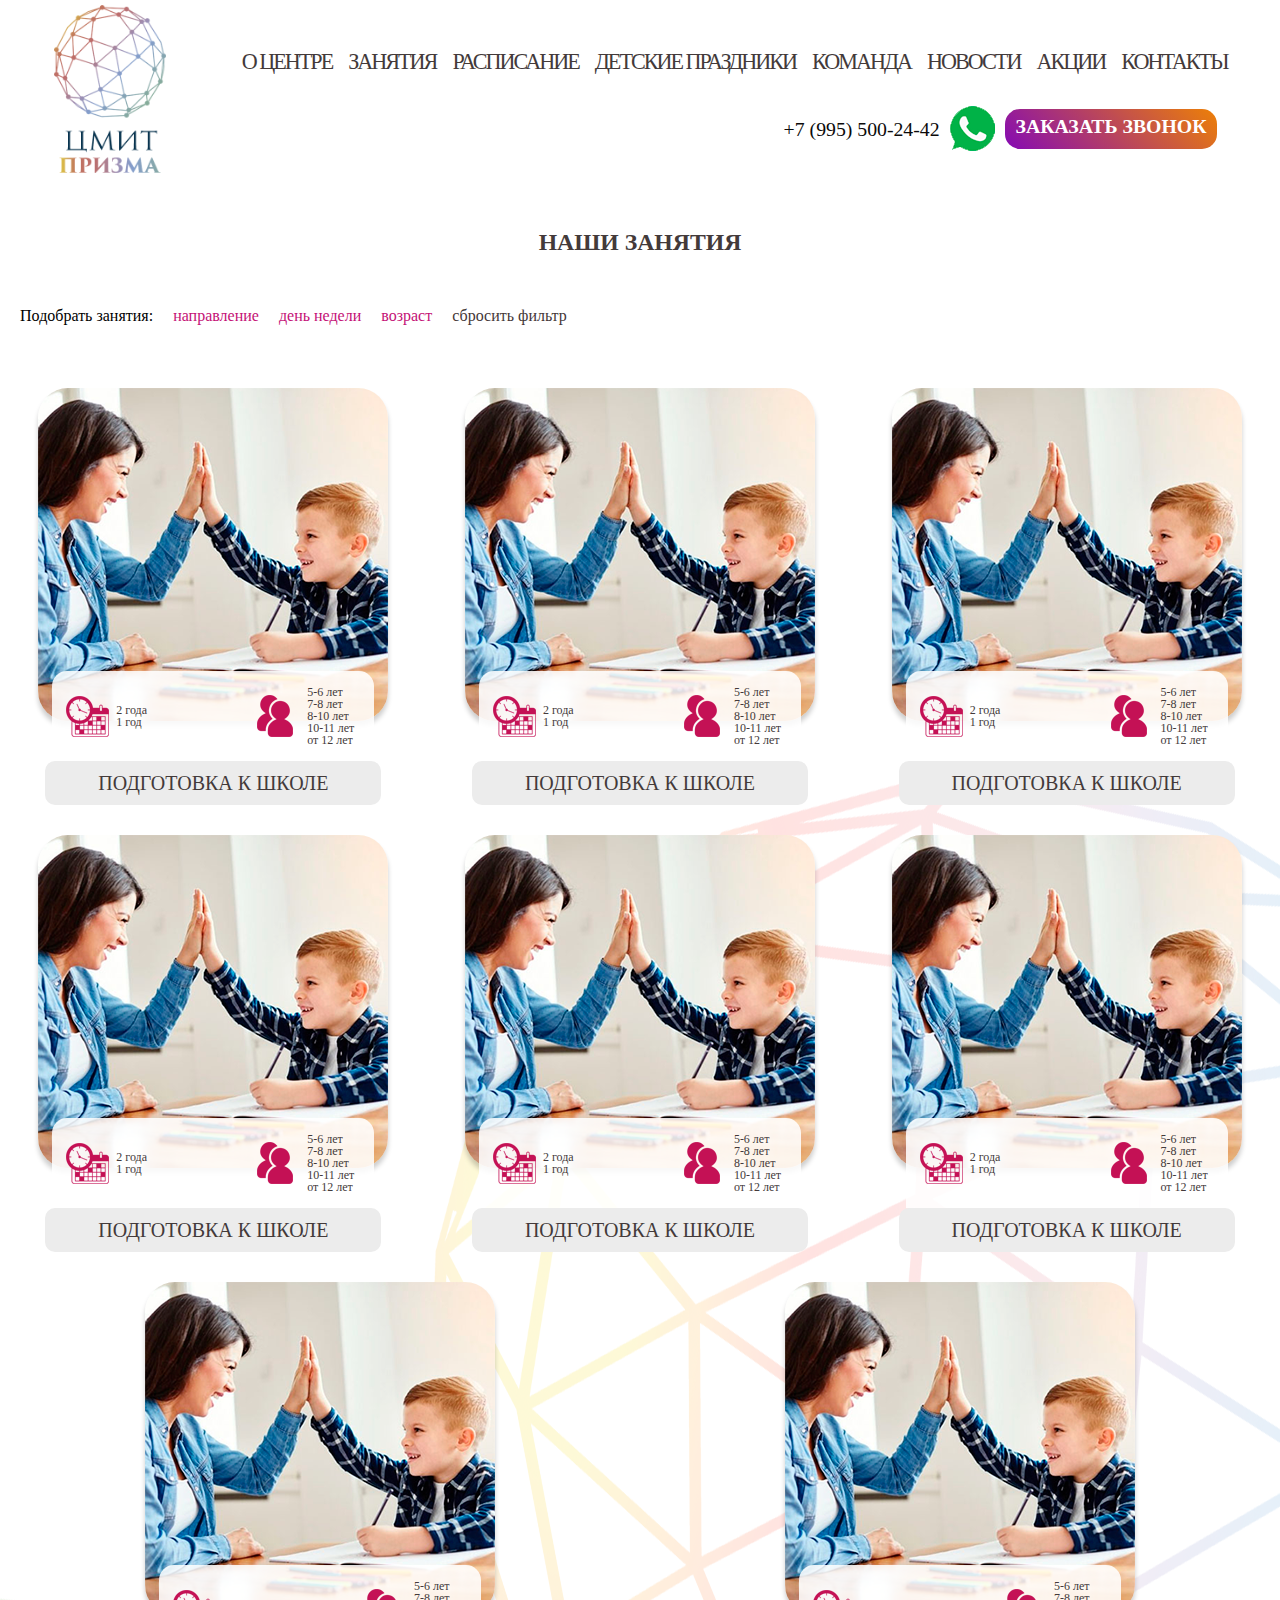
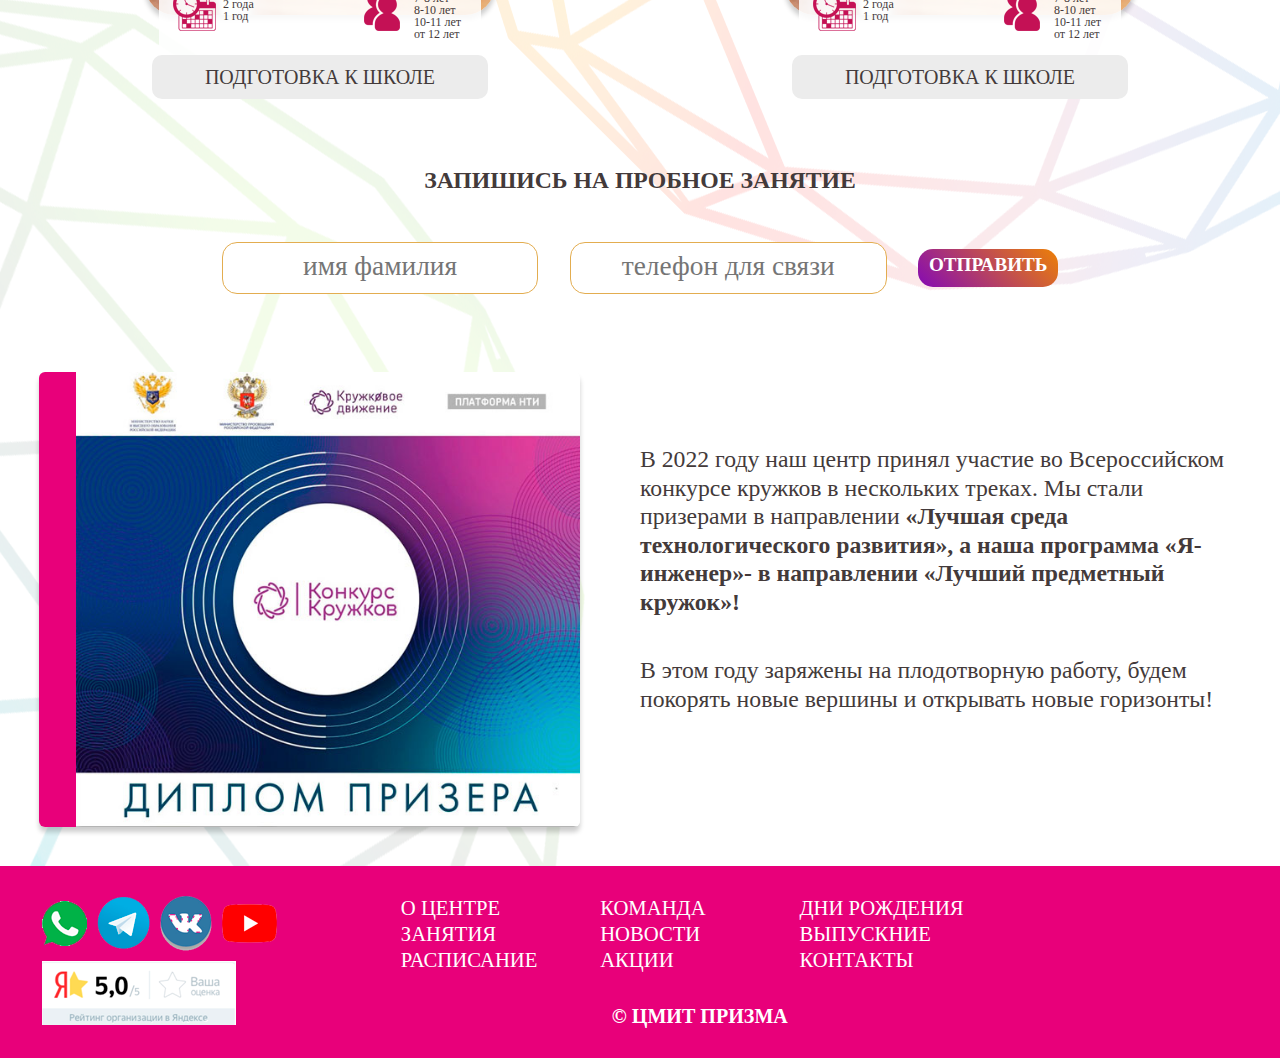
<file: html/page.html>
<!DOCTYPE html>
<html lang="en">
<head>
    <meta charset="UTF-8">
    <meta http-equiv="X-UA-Compatible" content="IE=edge">
    <meta name="viewport" content="width=device-width, initial-scale=1, shrink-to-fit=no">
    <title>Prisma</title>
    <link rel='stylesheet' href='css/style.css' type='text/css' media='all' />
</head>
<body>
<div class="full-page">
<div class="full-page_2">
    <div class="header pages">
        <div class="header_left"><a href="/"><img src="img/logo_1.png"></a></div>
        <div class="header_right">
            <div class="header_menu-top">
                <div class="btn_grad mobile-burger"><span></span></div>
                <ul>
                    <li><a href="">о центре</a></li>
                    <li><a href="" class="sub">занятия</a>
                        <ul class="sub-menu">
                            <li><a href="">button</a></li>
                            <li><a href="">button</a></li>
                            <li><a href="">button button</a></li>
                            <li><a href="">button</a></li>
                            <li><a href="">button</a></li>
                            <li><a href="">button</a></li>
                            <li><a href="">button</a></li>
                            <li><a href="">button button</a></li>
                            <li><a href="">button</a></li>
                        </ul>
                    </li>
                    <li><a href="">расписание</a></li>
                    <li><a href="" class="sub">детские праздники</a>
                        <ul class="sub-menu">
                            <li><a href="">button</a></li>
                            <li><a href="">button</a></li>
                            <li><a href="">button button</a></li>
                            <li><a href="">button</a></li>
                            <li><a href="">button button</a></li>
                            <li><a href="">button</a></li>
                            <li><a href="">button</a></li>
                            <li><a href="">button</a></li>
                            <li><a href="">button</a></li>
                        </ul>
                    </li>
                    <li><a href="">команда</a></li>
                    <li><a href="" class="sub">новости</a>
                        <ul class="sub-menu">
                            <li><a href="">button button</a></li>
                            <li><a href="">button</a></li>
                            <li><a href="">button</a></li>
                            <li><a href="">button</a></li>
                            <li><a href="">button</a></li>
                            <li><a href="">button</a></li>
                            <li><a href="">button</a></li>
                            <li><a href="">button</a></li>
                            <li><a href="">button</a></li>
                        </ul>
                    </li>
                    <li><a href="">акции</a></li>
                    <li><a href="">контакты</a></li>
                </ul>
                <div class="mobile">
                    <div class="btn_grad mobile-burger"><span></span></div>
                    <a href="/" class="logo"><img src="img/logo_1.png"></a>
                    <ul class="menu-nav">
                        <li><a href="">о центре</a></li>
                        <li><a href="">занятия</a></li>
                        <li><a href="">расписание</a></li>
                        <li><a href="">детские праздники</a></li>
                        <li><a href="">команда</a></li>
                        <li><a href="">новости</a></li>
                        <li><a href="">акции</a></li>
                        <li><a href="">контакты</a></li>
                    </ul>
                    <div class="soc_ico">
                        <a href=""><img src="img/whats.png"></a>
                        <a href=""><img src="img/teleg.png"></a>
                        <a href=""><img src="img/vk.png"></a>
                        <a href=""><img src="img/yout.png"></a>
                    </div>
                    <a href="tel:+79955002442" class="mob_phone">+7 (995) 500-24-42</a>
                    <a href="" class="btn_grad">Заказать звонок</a>
                </div>
            </div>
            <div class="header_contact">
                <div>
                    <a href="tel:+79955002442">+7 (995) 500-24-42</a>
                </div>
                <div>
                    <a href=""><img src="img/whats.png"></a>
                    <a href="" class="btn_grad">Заказать звонок</a>
                </div>
            </div>
        </div>
    </div>

    <div class="less_title-page">
        <h1>Наши занятия</h1>
    </div>

    <div class="less_filter">
        <span>Подобрать занятия:</span>
        <a href="">направление</a>
        <a href="">день недели</a>
        <a href="">возраст</a>
        <a href="">сбросить фильтр</a>
    </div>

    <div class="less_items">
        <div class="less_item">
            <img src="img/less-img.png">
            <div class="less-desc">
                <div class="less-left">2 года<br>1 год</div>
                <div class="less-right">5-6 лет<br>7-8 лет<br>8-10 лет<br>10-11 лет<br>от 12 лет</div>
            </div>
            <div class="less-desc_name">подготовка к школе</div>
        </div>
        <div class="less_item">
            <img src="img/less-img.png">
            <div class="less-desc">
                <div class="less-left">2 года<br>1 год</div>
                <div class="less-right">5-6 лет<br>7-8 лет<br>8-10 лет<br>10-11 лет<br>от 12 лет</div>
            </div>
            <div class="less-desc_name">подготовка к школе</div>
        </div>
        <div class="less_item">
            <img src="img/less-img.png">
            <div class="less-desc">
                <div class="less-left">2 года<br>1 год</div>
                <div class="less-right">5-6 лет<br>7-8 лет<br>8-10 лет<br>10-11 лет<br>от 12 лет</div>
            </div>
            <div class="less-desc_name">подготовка к школе</div>
        </div>
        <div class="less_item">
            <img src="img/less-img.png">
            <div class="less-desc">
                <div class="less-left">2 года<br>1 год</div>
                <div class="less-right">5-6 лет<br>7-8 лет<br>8-10 лет<br>10-11 лет<br>от 12 лет</div>
            </div>
            <div class="less-desc_name">подготовка к школе</div>
        </div>
        <div class="less_item">
            <img src="img/less-img.png">
            <div class="less-desc">
                <div class="less-left">2 года<br>1 год</div>
                <div class="less-right">5-6 лет<br>7-8 лет<br>8-10 лет<br>10-11 лет<br>от 12 лет</div>
            </div>
            <div class="less-desc_name">подготовка к школе</div>
        </div>
        <div class="less_item">
            <img src="img/less-img.png">
            <div class="less-desc">
                <div class="less-left">2 года<br>1 год</div>
                <div class="less-right">5-6 лет<br>7-8 лет<br>8-10 лет<br>10-11 лет<br>от 12 лет</div>
            </div>
            <div class="less-desc_name">подготовка к школе</div>
        </div>
        <div class="less_item">
            <img src="img/less-img.png">
            <div class="less-desc">
                <div class="less-left">2 года<br>1 год</div>
                <div class="less-right">5-6 лет<br>7-8 лет<br>8-10 лет<br>10-11 лет<br>от 12 лет</div>
            </div>
            <div class="less-desc_name">подготовка к школе</div>
        </div>
        <div class="less_item">
            <img src="img/less-img.png">
            <div class="less-desc">
                <div class="less-left">2 года<br>1 год</div>
                <div class="less-right">5-6 лет<br>7-8 лет<br>8-10 лет<br>10-11 лет<br>от 12 лет</div>
            </div>
            <div class="less-desc_name">подготовка к школе</div>
        </div>
    </div>

    <div class="subscribe" id="top">
        <div class="subscribe-title">Запишись на пробное занятие</div>
        <div class="subscribe-form">
            <form action="">
                <input type="text" placeholder="имя фамилия">
                <input type="text" placeholder="телефон для связи">
                <input type="submit" class="btn_grad" value="отправить">
            </form>
        </div>
    </div>

    <div class="less_block">
        <div class="less_block-items">
            <div class="less_block-left">
                <img src="img/less-pics.jpg" alt="">
            </div>
            <div class="less_block-right">
                <p>В 2022 году наш центр принял участие во Всероссийском конкурсе кружков в нескольких треках. Мы стали призерами в направлении <b>«Лучшая среда технологического развития», а наша программа «Я-инженер»- в направлении «Лучший предметный кружок»!</b></p>
                <p>В этом году заряжены на плодотворную работу, будем покорять новые вершины и открывать новые горизонты!</p>
            </div>
        </div>
    </div>

    <div class="footer">
        <div class="footer-left">
            <div class="footer-soc">
                <a href=""><img src="img/whats.png"></a>
                <a href=""><img src="img/teleg.png"></a>
                <a href=""><img src="img/vk.png"></a>
                <a href=""><img src="img/yout.png"></a>
            </div>
            <div class="footer-ya"><a href=""><img src="img/yan-star.png"></a></div>
        </div>
        <div class="footer-right">
            <div class="footer-menu">
                <ul>
                    <li><a href="">О центре</a></li>
                    <li><a href="">Команда</a></li>
                    <li><a href="">Дни рождения</a></li>
                    <li><a href="">Занятия</a></li>
                    <li><a href="">Новости</a></li>
                    <li><a href="">Выпускние</a></li>
                    <li><a href="">Расписание</a></li>
                    <li><a href="">Акции</a></li>
                    <li><a href="">Контакты</a></li>
                </ul>
            </div>
            <div class="footer-copy">&copy; цмит призма</div>
        </div>
    </div>
</div>
</div>
<script src="https://code.jquery.com/jquery-3.5.1.slim.min.js"></script>
<script src="js/script.js"></script> 
</body>
</html>
</file>
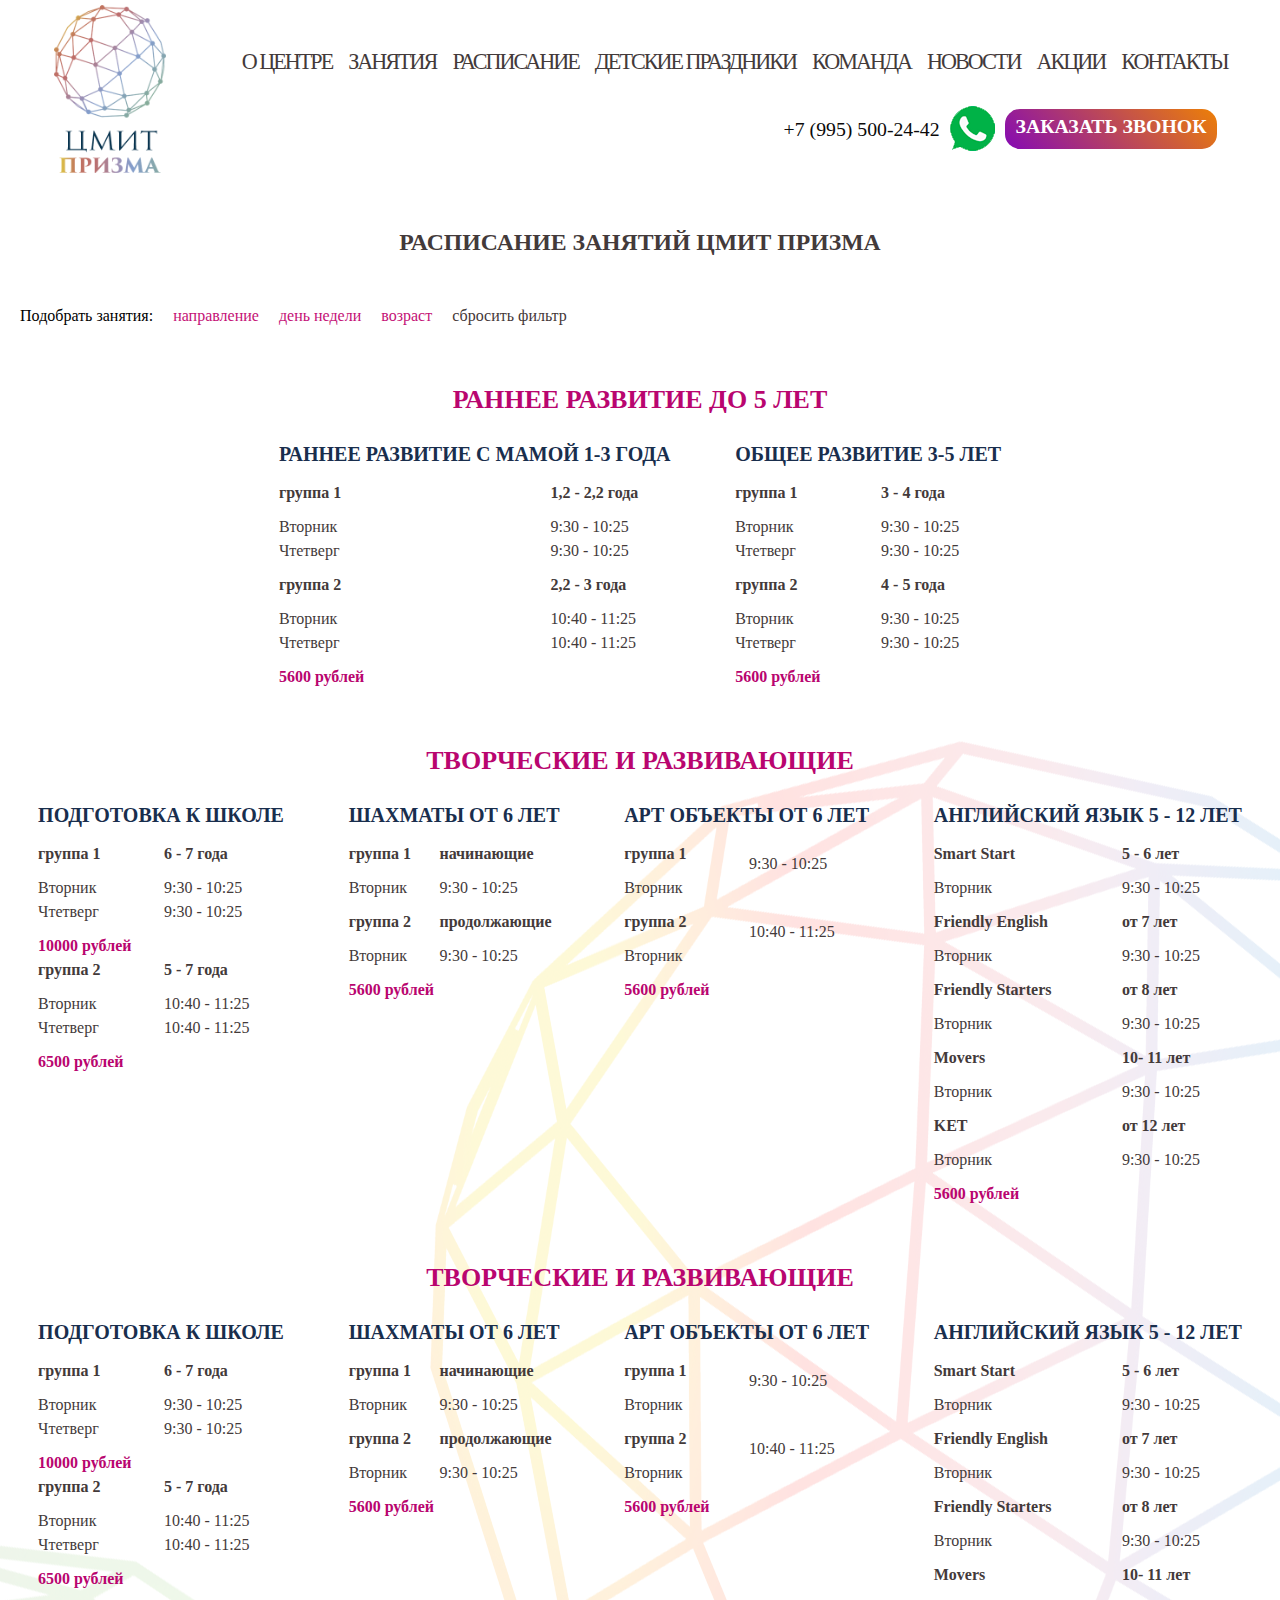
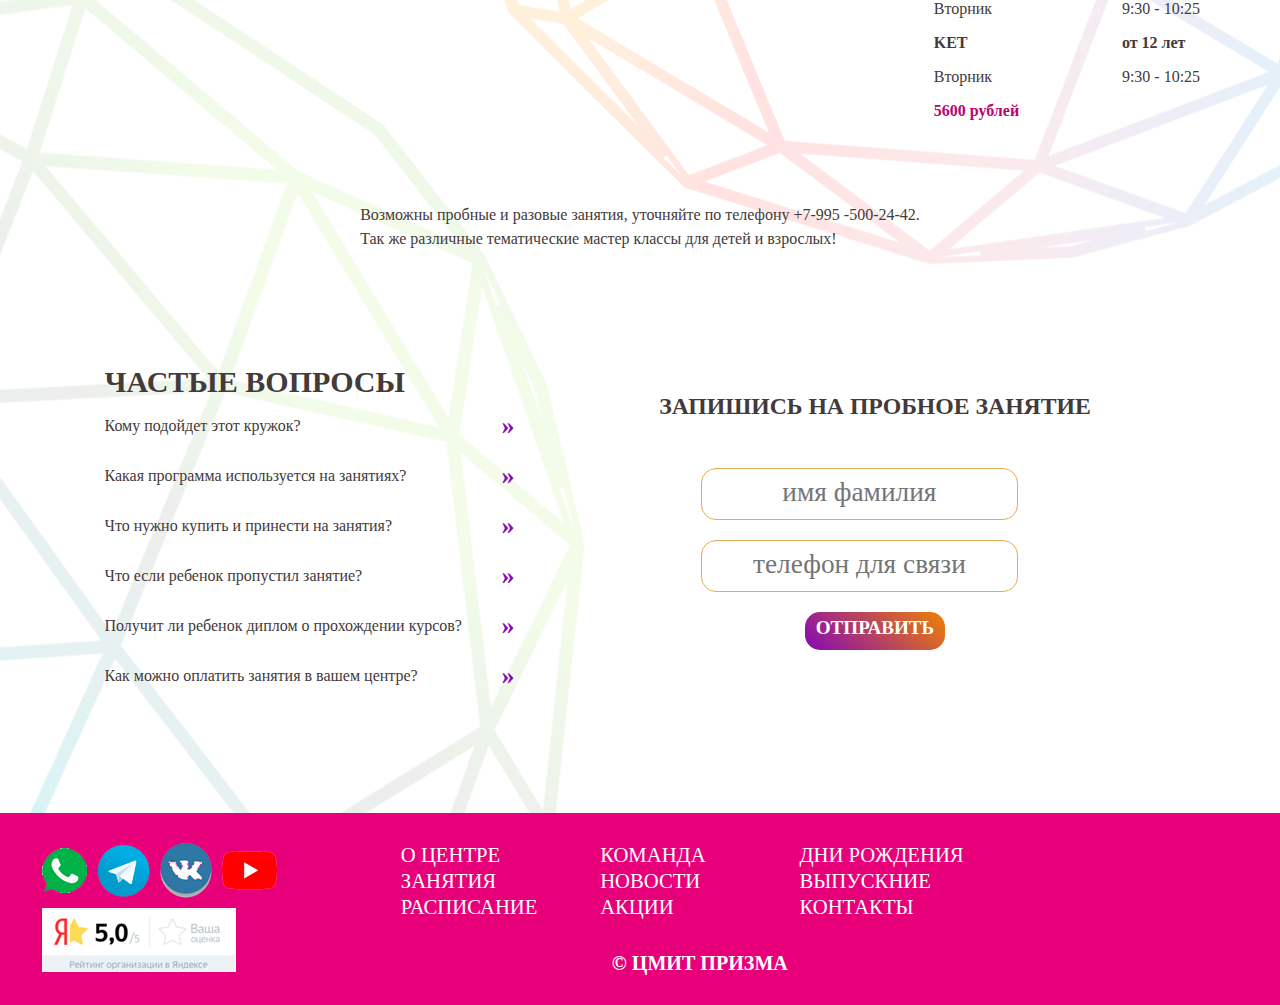
<file: html/shedule.html>
<!DOCTYPE html>
<html lang="en">
<head>
    <meta charset="UTF-8">
    <meta http-equiv="X-UA-Compatible" content="IE=edge">
    <meta name="viewport" content="width=device-width, initial-scale=1, shrink-to-fit=no">
    <title>Prisma</title>
    <link rel='stylesheet' href='css/style.css' type='text/css' media='all' />
</head>
<body>
<div class="full-page">
<div class="full-page_2">
    <div class="header pages">
        <div class="header_left"><a href="/"><img src="img/logo_1.png"></a></div>
        <div class="header_right">
            <div class="header_menu-top">
                <div class="btn_grad mobile-burger"><span></span></div>
                <ul>
                    <li><a href="">о центре</a></li>
                    <li><a href="" class="sub">занятия</a>
                        <ul class="sub-menu">
                            <li><a href="">button</a></li>
                            <li><a href="">button</a></li>
                            <li><a href="">button button</a></li>
                            <li><a href="">button</a></li>
                            <li><a href="">button</a></li>
                            <li><a href="">button</a></li>
                            <li><a href="">button</a></li>
                            <li><a href="">button button</a></li>
                            <li><a href="">button</a></li>
                        </ul>
                    </li>
                    <li><a href="">расписание</a></li>
                    <li><a href="" class="sub">детские праздники</a>
                        <ul class="sub-menu">
                            <li><a href="">button</a></li>
                            <li><a href="">button</a></li>
                            <li><a href="">button button</a></li>
                            <li><a href="">button</a></li>
                            <li><a href="">button button</a></li>
                            <li><a href="">button</a></li>
                            <li><a href="">button</a></li>
                            <li><a href="">button</a></li>
                            <li><a href="">button</a></li>
                        </ul>
                    </li>
                    <li><a href="">команда</a></li>
                    <li><a href="" class="sub">новости</a>
                        <ul class="sub-menu">
                            <li><a href="">button button</a></li>
                            <li><a href="">button</a></li>
                            <li><a href="">button</a></li>
                            <li><a href="">button</a></li>
                            <li><a href="">button</a></li>
                            <li><a href="">button</a></li>
                            <li><a href="">button</a></li>
                            <li><a href="">button</a></li>
                            <li><a href="">button</a></li>
                        </ul>
                    </li>
                    <li><a href="">акции</a></li>
                    <li><a href="">контакты</a></li>
                </ul>
                <div class="mobile">
                    <div class="btn_grad mobile-burger"><span></span></div>
                    <a href="/" class="logo"><img src="img/logo_1.png"></a>
                    <ul class="menu-nav">
                        <li><a href="">о центре</a></li>
                        <li><a href="">занятия</a></li>
                        <li><a href="">расписание</a></li>
                        <li><a href="">детские праздники</a></li>
                        <li><a href="">команда</a></li>
                        <li><a href="">новости</a></li>
                        <li><a href="">акции</a></li>
                        <li><a href="">контакты</a></li>
                    </ul>
                    <div class="soc_ico">
                        <a href=""><img src="img/whats.png"></a>
                        <a href=""><img src="img/teleg.png"></a>
                        <a href=""><img src="img/vk.png"></a>
                        <a href=""><img src="img/yout.png"></a>
                    </div>
                    <a href="tel:+79955002442" class="mob_phone">+7 (995) 500-24-42</a>
                    <a href="" class="btn_grad">Заказать звонок</a>
                </div>
            </div>
            <div class="header_contact">
                <div>
                    <a href="tel:+79955002442">+7 (995) 500-24-42</a>
                </div>
                <div>
                    <a href=""><img src="img/whats.png"></a>
                    <a href="" class="btn_grad">Заказать звонок</a>
                </div>
            </div>
        </div>
    </div>

    <div class="less_title-page">
        <h1>расписание занятий ЦМИТ призма</h1>
    </div>

    <div class="less_filter">
        <span>Подобрать занятия:</span>
        <a href="">направление</a>
        <a href="">день недели</a>
        <a href="">возраст</a>
        <a href="">сбросить фильтр</a>
    </div>

    <div class="shedule-items">
        <h2>раннее развитие до 5 лет</h2>
    </div>
    <div class="shedule-items">
        <div class="shedule-item">
            <h3>раннее развитие с мамой 1-3 года</h3>
            <div class="shedule-desc">
                <div class="shedule-left">
                    <b>группа 1</b>
                    Вторник<br>
                    Чтетверг
                </div>
                <div class="shedule-right">
                    <b>1,2 - 2,2 года</b>
                    9:30 - 10:25<br>
                    9:30 - 10:25
                </div>
            </div>
            <div class="shedule-desc">
                <div class="shedule-left">
                    <b>группа 2</b>
                    Вторник<br>
                    Чтетверг
                </div>
                <div class="shedule-right">
                    <b>2,2 - 3 года</b>
                    10:40 - 11:25<br>
                    10:40 - 11:25
                </div>
            </div>
            <div class="shedule-price">5600 рублей</div>
        </div>
        <div class="shedule-item">
            <h3>общее развитие 3-5 лет</h3>
            <div class="shedule-desc">
                <div class="shedule-left">
                    <b>группа 1</b>
                    Вторник<br>
                    Чтетверг
                </div>
                <div class="shedule-right">
                    <b>3 - 4 года</b>
                    9:30 - 10:25<br>
                    9:30 - 10:25
                </div>
            </div>
            <div class="shedule-desc">
                <div class="shedule-left">
                    <b>группа 2</b>
                    Вторник<br>
                    Чтетверг
                </div>
                <div class="shedule-right">
                    <b>4 - 5 года</b>
                    9:30 - 10:25<br>
                    9:30 - 10:25
                </div>
            </div>
            <div class="shedule-price">5600 рублей</div>
        </div>
    </div>

    <div class="shedule-items shedule-marg">
        <h2>творческие и развивающие</h2>
    </div>
    <div class="shedule-items">
        <div class="shedule-item">
            <h3>Подготовка к школе</h3>
            <div class="shedule-desc">
                <div class="shedule-left">
                    <b>группа 1</b>
                    Вторник<br>
                    Чтетверг
                </div>
                <div class="shedule-right">
                    <b>6 - 7 года</b>
                    9:30 - 10:25<br>
                    9:30 - 10:25
                </div>
            </div>
            <div class="shedule-price">10000 рублей</div>
            <div class="shedule-desc">
                <div class="shedule-left">
                    <b>группа 2</b>
                    Вторник<br>
                    Чтетверг
                </div>
                <div class="shedule-right">
                    <b>5 - 7 года</b>
                    10:40 - 11:25<br>
                    10:40 - 11:25
                </div>
            </div>
            <div class="shedule-price">6500 рублей</div>
        </div>
        <div class="shedule-item">
            <h3>шахматы от 6 лет</h3>
            <div class="shedule-desc">
                <div class="shedule-left">
                    <b>группа 1</b>
                    Вторник
                </div>
                <div class="shedule-right">
                    <b>начинающие</b>
                    9:30 - 10:25
                </div>
            </div>
            <div class="shedule-desc">
                <div class="shedule-left">
                    <b>группа 2</b>
                    Вторник
                </div>
                <div class="shedule-right">
                    <b>продолжающие</b>
                    9:30 - 10:25
                </div>
            </div>
            <div class="shedule-price">5600 рублей</div>
        </div>
        <div class="shedule-item">
            <h3>арт объекты от 6 лет</h3>
            <div class="shedule-desc">
                <div class="shedule-left">
                    <b>группа 1</b>
                    Вторник
                </div>
                <div class="shedule-right">
                    <b></b>
                    9:30 - 10:25
                </div>
            </div>
            <div class="shedule-desc">
                <div class="shedule-left">
                    <b>группа 2</b>
                    Вторник
                </div>
                <div class="shedule-right">
                    <b></b>
                    10:40 - 11:25
                </div>
            </div>
            <div class="shedule-price">5600 рублей</div>
        </div>
        <div class="shedule-item">
            <h3>английский язык 5 - 12 лет</h3>
            <div class="shedule-desc">
                <div class="shedule-left">
                    <b>Smart Start</b>
                    Вторник
                </div>
                <div class="shedule-right">
                    <b>5 - 6 лет</b>
                    9:30 - 10:25
                </div>
            </div>
            <div class="shedule-desc">
                <div class="shedule-left">
                    <b>Friendly English</b>
                    Вторник
                </div>
                <div class="shedule-right">
                    <b>от 7 лет</b>
                    9:30 - 10:25
                </div>
            </div>
            <div class="shedule-desc">
                <div class="shedule-left">
                    <b>Friendly Starters</b>
                    Вторник
                </div>
                <div class="shedule-right">
                    <b>от 8 лет</b>
                    9:30 - 10:25
                </div>
            </div>
            <div class="shedule-desc">
                <div class="shedule-left">
                    <b>Movers</b>
                    Вторник
                </div>
                <div class="shedule-right">
                    <b>10- 11  лет</b>
                    9:30 - 10:25
                </div>
            </div>
            <div class="shedule-desc">
                <div class="shedule-left">
                    <b>KET</b>
                    Вторник
                </div>
                <div class="shedule-right">
                    <b>от 12  лет</b>
                    9:30 - 10:25
                </div>
            </div>
            <div class="shedule-price">5600 рублей</div>
        </div>
    </div>

    <div class="shedule-items shedule-marg">
        <h2>творческие и развивающие</h2>
    </div>
    <div class="shedule-items">
        <div class="shedule-item">
            <h3>Подготовка к школе</h3>
            <div class="shedule-desc">
                <div class="shedule-left">
                    <b>группа 1</b>
                    Вторник<br>
                    Чтетверг
                </div>
                <div class="shedule-right">
                    <b>6 - 7 года</b>
                    9:30 - 10:25<br>
                    9:30 - 10:25
                </div>
            </div>
            <div class="shedule-price">10000 рублей</div>
            <div class="shedule-desc">
                <div class="shedule-left">
                    <b>группа 2</b>
                    Вторник<br>
                    Чтетверг
                </div>
                <div class="shedule-right">
                    <b>5 - 7 года</b>
                    10:40 - 11:25<br>
                    10:40 - 11:25
                </div>
            </div>
            <div class="shedule-price">6500 рублей</div>
        </div>
        <div class="shedule-item">
            <h3>шахматы от 6 лет</h3>
            <div class="shedule-desc">
                <div class="shedule-left">
                    <b>группа 1</b>
                    Вторник
                </div>
                <div class="shedule-right">
                    <b>начинающие</b>
                    9:30 - 10:25
                </div>
            </div>
            <div class="shedule-desc">
                <div class="shedule-left">
                    <b>группа 2</b>
                    Вторник
                </div>
                <div class="shedule-right">
                    <b>продолжающие</b>
                    9:30 - 10:25
                </div>
            </div>
            <div class="shedule-price">5600 рублей</div>
        </div>
        <div class="shedule-item">
            <h3>арт объекты от 6 лет</h3>
            <div class="shedule-desc">
                <div class="shedule-left">
                    <b>группа 1</b>
                    Вторник
                </div>
                <div class="shedule-right">
                    <b></b>
                    9:30 - 10:25
                </div>
            </div>
            <div class="shedule-desc">
                <div class="shedule-left">
                    <b>группа 2</b>
                    Вторник
                </div>
                <div class="shedule-right">
                    <b></b>
                    10:40 - 11:25
                </div>
            </div>
            <div class="shedule-price">5600 рублей</div>
        </div>
        <div class="shedule-item">
            <h3>английский язык 5 - 12 лет</h3>
            <div class="shedule-desc">
                <div class="shedule-left">
                    <b>Smart Start</b>
                    Вторник
                </div>
                <div class="shedule-right">
                    <b>5 - 6 лет</b>
                    9:30 - 10:25
                </div>
            </div>
            <div class="shedule-desc">
                <div class="shedule-left">
                    <b>Friendly English</b>
                    Вторник
                </div>
                <div class="shedule-right">
                    <b>от 7 лет</b>
                    9:30 - 10:25
                </div>
            </div>
            <div class="shedule-desc">
                <div class="shedule-left">
                    <b>Friendly Starters</b>
                    Вторник
                </div>
                <div class="shedule-right">
                    <b>от 8 лет</b>
                    9:30 - 10:25
                </div>
            </div>
            <div class="shedule-desc">
                <div class="shedule-left">
                    <b>Movers</b>
                    Вторник
                </div>
                <div class="shedule-right">
                    <b>10- 11  лет</b>
                    9:30 - 10:25
                </div>
            </div>
            <div class="shedule-desc">
                <div class="shedule-left">
                    <b>KET</b>
                    Вторник
                </div>
                <div class="shedule-right">
                    <b>от 12  лет</b>
                    9:30 - 10:25
                </div>
            </div>
            <div class="shedule-price">5600 рублей</div>
        </div>
    </div>

    <div class="shedule-items">
        <p>Возможны пробные и разовые занятия, уточняйте по телефону +7-995 -500-24-42.<br>Так же различные тематические мастер классы для детей и взрослых!</p>
    </div>

    <div class="less_block less__marg">
        <div class="less_block-items less__reverse">
            <div class="less_block-left less-block-accord">
                <h3>ЧАСТЫЕ ВОПРОСЫ</h3>
                <div class="accord" id="ac_1">
                    <span>Кому подойдет этот кружок?</span>
                    На улицах и пустырях мальчики запускают воздушных змеев, а девочки играют деревянными ракетками с многоцветными рисунками в ханэ. Кроме этого, здесь есть ценнейшие коллекции мексиканских масок, бронзовые и каменные статуи из Индии и Цейлона, бронзовые барельефы и изваяния, созданные мастерами Экваториальной Африки пять-шесть веков назад.
                </div>
                <div class="accord" id="ac_2">
					<span>Какая программа используется на занятиях?</span>
                    На улицах и пустырях мальчики запускают воздушных змеев, а девочки играют деревянными ракетками с многоцветными рисунками в ханэ. Кроме этого, здесь есть ценнейшие коллекции мексиканских масок, бронзовые и каменные статуи из Индии и Цейлона, бронзовые барельефы и изваяния, созданные мастерами Экваториальной Африки пять-шесть веков назад.
                </div>					
                <div class="accord" id="ac_3">
                    <span>Что нужно купить и принести на занятия?</span>
                    На улицах и пустырях мальчики запускают воздушных змеев, а девочки играют деревянными ракетками с многоцветными рисунками в ханэ. Кроме этого, здесь есть ценнейшие коллекции мексиканских масок, бронзовые и каменные статуи из Индии и Цейлона, бронзовые барельефы и изваяния, созданные мастерами Экваториальной Африки пять-шесть веков назад.
                </div>
                <div class="accord" id="ac_4">
                    <span>Что если ребенок пропустил занятие?</span>
                    На улицах и пустырях мальчики запускают воздушных змеев, а девочки играют деревянными ракетками с многоцветными рисунками в ханэ. Кроме этого, здесь есть ценнейшие коллекции мексиканских масок, бронзовые и каменные статуи из Индии и Цейлона, бронзовые барельефы и изваяния, созданные мастерами Экваториальной Африки пять-шесть веков назад.
                </div>
                <div class="accord" id="ac_5">
                    <span>Получит ли ребенок диплом о прохождении курсов?</span>
                    На улицах и пустырях мальчики запускают воздушных змеев, а девочки играют деревянными ракетками с многоцветными рисунками в ханэ. Кроме этого, здесь есть ценнейшие коллекции мексиканских масок, бронзовые и каменные статуи из Индии и Цейлона, бронзовые барельефы и изваяния, созданные мастерами Экваториальной Африки пять-шесть веков назад.
                </div>
                <div class="accord" id="ac_6">
                    <span>Как можно оплатить занятия в вашем центре?</span>
                    На улицах и пустырях мальчики запускают воздушных змеев, а девочки играют деревянными ракетками с многоцветными рисунками в ханэ. Кроме этого, здесь есть ценнейшие коллекции мексиканских масок, бронзовые и каменные статуи из Индии и Цейлона, бронзовые барельефы и изваяния, созданные мастерами Экваториальной Африки пять-шесть веков назад.
                </div>
            </div>
            <div class="less_block-right less-block-accord">
                <div class="subscribe-title">Запишись на пробное занятие</div>
                <div class="subscribe-form subscribe-accord">
                    <form action="">
                        <input type="text" placeholder="имя фамилия">
                        <input type="text" placeholder="телефон для связи">
                        <input type="submit" class="btn_grad" value="отправить">
                    </form>
                </div>
            </div>
        </div>
    </div>

    <div class="footer">
        <div class="footer-left">
            <div class="footer-soc">
                <a href=""><img src="img/whats.png"></a>
                <a href=""><img src="img/teleg.png"></a>
                <a href=""><img src="img/vk.png"></a>
                <a href=""><img src="img/yout.png"></a>
            </div>
            <div class="footer-ya"><a href=""><img src="img/yan-star.png"></a></div>
        </div>
        <div class="footer-right">
            <div class="footer-menu">
                <ul>
                    <li><a href="">О центре</a></li>
                    <li><a href="">Команда</a></li>
                    <li><a href="">Дни рождения</a></li>
                    <li><a href="">Занятия</a></li>
                    <li><a href="">Новости</a></li>
                    <li><a href="">Выпускние</a></li>
                    <li><a href="">Расписание</a></li>
                    <li><a href="">Акции</a></li>
                    <li><a href="">Контакты</a></li>
                </ul>
            </div>
            <div class="footer-copy">&copy; цмит призма</div>
        </div>
    </div>
</div>
</div>
<script src="https://code.jquery.com/jquery-3.5.1.slim.min.js"></script>
<script src="js/script.js"></script> 
</body>
</html>
</file>
<file: html/css/style.css>
@charset "UTF-8";
/*
Theme Name: prisma.family
Theme URI: prisma.family
Description: prisma.family
Author: prisma.family
Author URI: prisma.family
version: 1.0
*/
* {
  padding: 0;
  margin: 0;
  border: 0;
}

*, *:before, *:after {
  -moz-box-sizing: border-box;
  -webkit-box-sizing: border-box;
}

:focus, :active {
  outline: none;
}

a:focus, a:active {
  outline: none;
}

nav, footer, header, aside {
  display: block;
}

html, body {
  height: 100%;
  width: 100%;
  font-size: 100%;
  line-height: 150%;
}

input, button, textarea {
  font-family: inherit;
}

input::-ms-clear {
  display: none;
}

button {
  cursor: pointer;
}

button::-moz-focus-inner {
  padding: 0;
  border: 0;
}

a, a:visited {
  text-decoration: none;
}

a:hover {
  text-decoration: none;
}

ul li {
  list-style-type: none;
}

img {
  vertical-align: top;
}

h1, h2, h3, h4, h5, h6 {
  font-size: inherit;
  font-weight: inherit;
}

/*--------------------------*/
body {
  font-family: Segoe UI;
  display: flex;
  flex-direction: column;
  justify-content: flex-start;
  align-items: center;
}

.full-page {
  width: 100%;
  background: url(../img/bg-center.png) right center no-repeat;
}

.full-page_2 {
  background: url(../img/bg-footer.png) left bottom no-repeat;
}

.header {
  display: flex;
  flex-direction: row;
  justify-content: space-between;
  z-index: 10;
  width: 100%;
  height: 180px;
  position: absolute;
  background: rgba(255, 255, 255, 0.87);
}
.header_left {
  padding: 5px 54px;
}
@media (max-width: 700px) {
  .header_left {
    padding: 5px;
  }
}
.header_left a img {
  max-height: 168px;
}
@media (max-width: 700px) {
  .header_left a img {
    width: 20vw;
    max-height: -moz-fit-content;
    max-height: fit-content;
  }
}
.header_right {
  width: 95%;
  display: flex;
  flex-direction: column;
  align-items: flex-end;
  margin-right: calc(10px + 70 * (100vw - 320px) / 1580);
}
@media (max-width: 1024px) {
  .header_right {
    align-items: flex-start;
  }
}
.header_menu-top {
  width: 100%;
  margin-top: 50px;
}
.header_menu-top ul {
  display: flex;
  flex-direction: row;
  justify-content: flex-end;
  gap: calc(10px + 10 * (100vw - 320px) / 1580);
}
@media (max-width: 1024px) {
  .header_menu-top ul {
    display: none;
  }
}
.header_menu-top ul li a {
  font-size: calc(10px + 20 * (100vw - 320px) / 1580);
  letter-spacing: -2px;
  text-transform: uppercase;
  color: #433a3a;
  white-space: nowrap;
}
.header_menu-top ul li .sub-menu {
  display: none;
  flex-direction: column;
}
.header_menu-top ul li:hover .sub:after {
  position: absolute;
  margin-left: 20px;
  content: "  ";
  background: url(../img/larrow.jpg) left top no-repeat;
  background-size: contain;
}
.header_menu-top ul li:hover a {
  position: relative;
  z-index: 10;
}
.header_menu-top ul li:hover .sub-menu {
  display: flex;
  position: absolute;
  width: 450px;
  background: #fff;
  padding: 80px 34px 34px 34px;
  top: 34px;
  margin-left: -34px;
  box-shadow: 0 5px 5px rgba(0, 0, 0, 0.2);
}
.header_menu-top ul li:hover .sub-menu li {
  height: 34px;
  background: url(../img/sub-menu.jpg) left center no-repeat;
  padding: 0 0 0 44px;
  display: flex;
  align-items: center;
}
.header_menu-top ul li:hover .sub-menu li a {
  font-size: 18px;
  color: #433a3a;
}
.header_menu-top ul li:hover .sub-menu li a:hover {
  color: #a71873;
}
.header_contact {
  display: flex;
  flex-direction: row;
  align-items: center;
  justify-content: end;
  margin-top: 30px;
  width: 100%;
}
.header_contact div {
  display: flex;
  align-items: center;
}
.header_contact div:first-child {
  padding-left: 60px;
}
@media (max-width: 1024px) {
  .header_contact div:first-child {
    margin-bottom: 40px;
    padding-left: 20px;
  }
}
.header_contact a {
  font-size: calc(14px + 11 * (100vw - 600px) / 1300);
  color: #0b0a0a;
}
.header_contact a:first-child {
  margin-right: 10px;
}
@media (max-width: 1024px) {
  .header_contact a {
    font-size: 24px;
  }
}
@media (max-width: 1024px) {
  .header_contact {
    flex-direction: column;
    margin-top: 0px;
    align-items: center;
    margin-top: 40px;
    position: absolute;
    width: 100vw;
    left: 0;
  }
}
.header.pages {
  position: relative;
}

.btn_grad {
  color: #fff !important;
  font-size: calc(10px + 15 * (100vw - 320px) / 1580);
  font-weight: 700;
  padding: 5px 11px 11px 11px;
  border-radius: 15px;
  text-transform: uppercase;
  background: linear-gradient(45deg, #850ab4, #ed8006);
}

.mobile-burger {
  display: none;
}
@media (max-width: 1024px) {
  .mobile-burger {
    display: block;
    width: 60px;
    height: 60px;
    border-radius: 50px;
    position: absolute;
    right: 15px;
    top: 10px;
    box-shadow: 0px 0px 15px rgba(0, 0, 0, 0.6);
  }
}
.mobile-burger span {
  width: 40px;
  height: 5px;
  display: block;
  position: absolute;
  background-color: #fff;
  border-radius: 2px;
  margin-top: 20px;
}
.mobile-burger span::after {
  content: "";
  width: 40px;
  height: 5px;
  display: block;
  position: absolute;
  top: -14px;
  background-color: #fff;
  border-radius: 2px;
}
.mobile-burger span::before {
  content: "";
  width: 40px;
  height: 5px;
  display: block;
  position: absolute;
  top: 14px;
  background-color: #fff;
  border-radius: 2px;
}

.slider .reviews {
  max-width: 100%;
  padding: 0;
}
.slider .reviews-wrapper {
  width: 100%;
}
.slider .reviews-items {
  width: 100%;
  max-width: 100%;
}
.slider .reviews-item {
  width: 100%;
  height: 739px;
  display: flex;
  align-items: center;
  background: url(../img/slider.jpg);
  background-size: cover;
  border: none;
}
.slider .reviews-indicators {
  position: relative;
  bottom: 20px;
}
.slider_title {
  padding-left: calc(20px + 80 * (100vw - 320px) / 1580);
  padding-top: 200px;
  padding-bottom: 40px;
  font-size: calc(20px + 40 * (100vw - 320px) / 1580);
  font-weight: bold;
  line-height: normal;
  color: #fff;
  text-align: center;
}

.block_art {
  padding: 39px;
}
.block_art .reviews .reviews-wrapper {
  border: none;
}
.block_art .reviews .reviews-items {
  width: 570px;
  gap: 30px;
  border: none;
}
.block_art .reviews .reviews-items .reviews-item {
  max-width: 570px;
  border: none;
}
.block_art-item {
  height: 214px;
  display: flex;
  align-items: center;
  padding: 10px 10px 10px 200px;
  border-radius: 10px;
  background: #fff;
  font-size: calc(14px + 10 * (100vw - 320px) / 1580);
  color: #433a3a;
}
.block_art-item.art1 {
  background: url(../img/art-1.png) no-repeat 1rem center;
}
.block_art-item.art2 {
  background: url(../img/art-2.png) no-repeat 1rem center;
}
.block_art-item.art3 {
  background: url(../img/art-3.png) no-repeat 1rem center;
}

.block_grid {
  width: 100%;
  padding: 39px;
  display: grid;
  grid-template-columns: repeat(3, 1fr);
  grid-template-rows: repeat(3, 300px);
  grid-template-areas: "b1 b2 b3" "b1 b5 b3" "b4 b5 b6";
  gap: calc(10px + 25 * (100vw - 320px) / 1580);
}
.block_grid-item {
  width: 100%;
  display: flex;
  flex-direction: column;
  justify-content: end;
  align-items: start;
  padding: 0 0 20px 20px;
  border-radius: 10px;
  box-shadow: 0 5px 0 rgba(0, 0, 0, 0.2);
  color: #fffeff;
  font-size: calc(12px + 30 * (100vw - 320px) / 1580);
  font-weight: 500;
  text-transform: uppercase;
  line-height: 1.3;
}
.block_grid-item.item-1 {
  grid-area: b1;
  background: url(../img/img-back-test.png);
  background-size: cover;
}
.block_grid-item.item-2 {
  justify-content: center;
  align-items: center;
  grid-area: b2;
  background-color: #c70477;
}
.block_grid-item.item-3 {
  grid-area: b3;
  background: url(../img/img-back-test.png);
  background-size: cover;
}
.block_grid-item.item-4 {
  grid-area: b4;
  background-color: #c70477;
}
.block_grid-item.item-5 {
  grid-area: b5;
  background: url(../img/img-back-test.png);
  background-size: cover;
}
.block_grid-item.item-6 {
  grid-area: b6;
  background: url(../img/img-back-test.png);
  background-size: cover;
}
.block_grid-item .title {
  font-weight: 700;
}
.block_grid-item .desc {
  font-weight: 500;
}

.subscribe {
  display: flex;
  flex-direction: column;
  align-items: center;
  padding: 39px;
}
.subscribe-title {
  margin-bottom: 50px;
  font-size: calc(14px + 16 * (100vw - 320px) / 1580);
  font-weight: 700;
  color: #433a3a;
  text-transform: uppercase;
}
.subscribe-form form {
  display: flex;
  flex-direction: row;
  align-items: center;
  flex-wrap: wrap;
}
.subscribe-form input[type=text] {
  width: calc(100px + 357 * (100vw - 320px) / 1580);
  padding: 8px 11px 11px 11px;
  margin-right: calc(10px + 35 * (100vw - 320px) / 1580);
  border-radius: 15px;
  border: 1px solid #e3ad50;
  text-align: center;
  font-size: calc(14px + 22 * (100vw - 320px) / 1580);
  color: #000000;
}

.news {
  width: 100%;
  padding: 39px;
}
.news-title {
  width: 100%;
  display: flex;
  flex-direction: row;
  justify-content: space-between;
  margin-bottom: 25px;
  text-transform: uppercase;
  font-size: calc(14px + 16 * (100vw - 320px) / 1580);
  font-weight: 700;
  color: #3a3b43;
}
.news-title a {
  color: #3a3b43;
}
.news-items {
  height: 546px;
  gap: calc(10px + 40 * (100vw - 320px) / 1580);
}
.news-item {
  display: flex;
  flex: auto !important;
  flex-direction: row;
  align-items: flex-end;
  background: url(../img/img-back-test.png);
  background-size: cover;
  box-shadow: 0 5px 5px rgba(0, 0, 0, 0.2);
}
.news-item-desc {
  margin: 0 12px 0 15px;
  padding: 27px 15px;
  border-radius: 0 15px 15px 0;
  background: linear-gradient(#9c57b4, #dca250);
  height: 222px;
  font-size: calc(14px + 12 * (100vw - 320px) / 1580);
  color: #433a3a;
}
.news-item-desc span {
  margin-bottom: 15px;
  display: block;
  font-size: calc(14px + 16 * (100vw - 320px) / 1580);
  color: #433a3a;
}

.page.reviews {
  display: flex;
  flex-direction: column;
  align-items: center;
  padding: 39px;
}
.page.reviews .reviews-title {
  margin-bottom: 50px;
  font-size: calc(14px + 16 * (100vw - 320px) / 1580);
  font-weight: 700;
  color: #433a3a;
  text-transform: uppercase;
}
.page.reviews .reviews-items {
  max-width: 822px;
  counter-reset: slide;
}
.page.reviews .reviews-item {
  width: 100%;
  display: flex;
  flex-direction: column;
  counter-increment: slide;
  flex: 0 0 100%;
  max-width: 100%;
  padding: 37px 16px;
  border-radius: 6px;
  background: #fff;
  border-left: 37px solid #e8007a;
  box-shadow: 0 5px 5px rgba(0, 0, 0, 0.2);
}
.page.reviews .reviews-item-desc {
  margin-bottom: 30px;
}
.page.reviews .reviews-item-date {
  align-items: end;
  display: flex;
}
.page.reviews .reviews-item-date img {
  margin-right: 25px;
}
.page.reviews .reviews-indicators {
  bottoM: 10px;
}

.maps {
  width: 100%;
  display: flex;
  flex-direction: column;
  align-items: center;
  padding: 39px;
}
.maps-title {
  margin-bottom: 50px;
  font-size: calc(14px + 16 * (100vw - 320px) / 1580);
  font-weight: 700;
  color: #433a3a;
  text-transform: uppercase;
}
.maps-items {
  width: 100%;
  display: flex;
  flex-direction: row;
  justify-content: center;
}
.maps-left {
  width: 50%;
}
.maps-right {
  width: 50%;
  display: flex;
  flex-direction: column;
  justify-content: center;
  align-items: center;
}
.maps-right_top {
  display: grid;
  grid-template-columns: repeat(2, 240px);
  gap: 10px;
}
.maps-right_bottom {
  display: flex;
  flex-direction: row;
  justify-content: center;
  padding-top: 40px;
  font-size: calc(14px + 16 * (100vw - 320px) / 1580);
  font-weight: 700;
  color: #433a3a;
}
.maps-ico {
  height: 50px;
  padding-left: 55px;
  align-items: center;
  display: flex;
  font-size: calc(14px + 6 * (100vw - 320px) / 1580);
  font-weight: 400;
  color: #433a3a;
}
.maps-ico.ico_1 {
  background: url(../img/maps-ico-1.png) left center no-repeat;
}
.maps-ico.ico_2 {
  background: url(../img/maps-ico-2.png) left center no-repeat;
}
.maps-ico.ico_3 {
  background: url(../img/maps-ico-3.png) left center no-repeat;
}
.maps-ico.ico_4 {
  background: url(../img/maps-ico-4.png) left center no-repeat;
}
.maps-ico.ico_5 {
  background: url(../img/maps-ico-5.png) left center no-repeat;
}
.maps-ico.ico_6 {
  background: url(../img/maps-ico-6.png) left center no-repeat;
}
.maps-ico.ico_7 {
  background: url(../img/maps-ico-7.png) left center no-repeat;
}
.maps-ico.ico_8 {
  background: url(../img/maps-ico-8.png) left center no-repeat;
}

.footer {
  width: 100%;
  display: flex;
  flex-direction: row;
  padding: 30px 42px;
  background: #e8007a;
}
@media (max-width: 1024px) {
  .footer {
    flex-direction: column-reverse;
    align-items: center;
  }
}
.footer-left {
  width: 30%;
}
.footer-right {
  width: 50%;
}
.footer-menu ul {
  display: grid;
  grid-template-columns: repeat(3, 1fr);
}
.footer-menu ul li a {
  font-size: calc(14px + 11 * (100vw - 320px) / 1580);
  font-weight: 400;
  color: #fff;
  text-transform: uppercase;
}
.footer-copy {
  display: flex;
  justify-content: center;
  padding-top: 30px;
  font-size: calc(14px + 10 * (100vw - 320px) / 1580);
  font-weight: 700;
  color: #fff;
  text-transform: uppercase;
}

.mobile {
  display: none;
  width: 100vw;
  height: 100vh;
  position: absolute;
  overflow: auto;
  right: 0;
  left: 0;
  top: 0;
  z-index: 10;
  background: #fff;
  padding-bottom: 50px;
}
.mobile.active {
  display: flex;
  align-items: center;
  flex-direction: column;
}
.mobile.active .mobile-burger {
  left: 30px;
  top: 30px;
}
.mobile.active .mobile-burger span {
  background: none;
}
.mobile.active .mobile-burger span::after {
  transform: rotate(50grad);
  top: 0;
}
.mobile.active .mobile-burger span::before {
  transform: rotate(-50grad);
  top: 0;
}
.mobile.active .logo {
  margin-top: 40px;
}
.mobile.active .logo img {
  width: 25vw;
}
.mobile.active .menu-nav {
  display: flex;
  flex-direction: column;
  align-items: center;
  margin: 30px 0;
}
.mobile.active .menu-nav li a {
  font-weight: bold;
}
.mobile .soc_ico {
  display: flex;
  align-items: center;
}
.mobile .soc_ico a {
  margin: 0 10px;
}
.mobile .mob_phone {
  font-size: calc(14px + 48 * (100vw - 320px) / 1580);
  font-weight: 700;
  color: #433a3a;
  text-transform: uppercase;
  margin: 30px 0;
}

.less_title-page {
  display: flex;
  flex-direction: row;
  justify-content: center;
  margin: 50px 0;
  font-size: calc(14px + 16 * (100vw - 320px) / 1580);
  font-weight: 700;
  color: #433a3a;
  text-transform: uppercase;
}

.less_filter {
  display: flex;
  flex-direction: row;
  justify-content: flex-start;
  flex-wrap: wrap;
  gap: 20px;
  margin-left: calc(14px + 10 * (100vw - 320px) / 1580);
  margin-bottom: 60px;
}
@media (max-width: 1024px) {
  .less_filter {
    justify-content: center;
  }
}
.less_filter a {
  color: #c41176;
}
.less_filter a:last-child {
  color: #443737;
}

.less_items {
  display: flex;
  flex-direction: row;
  flex-wrap: wrap;
  justify-content: space-around;
}
.less_item {
  flex: 0 22%;
  display: flex;
  flex-direction: column;
  justify-content: flex-end;
  margin-bottom: 30px;
}
.less_item img {
  box-shadow: 0 5px 5px rgba(0, 0, 0, 0.2);
  border-radius: 30px;
}
.less-desc {
  display: flex;
  flex-direction: row;
  justify-content: space-between;
  align-items: center;
  min-height: 90px;
  background: rgba(255, 255, 255, 0.87);
  border-radius: 15px 15px 0 0;
  margin: -50px 14px 0 14px;
}
.less-desc_name {
  display: flex;
  justify-content: center;
  margin: 0 7px;
  padding: 10px 0;
  text-transform: uppercase;
  border-radius: 10px;
  background: #ececec;
  color: #433a3a;
  font-size: 20px;
}
.less-left {
  min-height: 50px;
  padding: 0 0 0 50px;
  margin-left: 14px;
  display: flex;
  align-items: center;
  background: url(../img/less-iso-1.png) left center no-repeat;
  color: #433a3a;
  font-size: 12px;
  line-height: 1;
}
.less-right {
  min-height: 50px;
  padding: 0 0 0 50px;
  margin-right: 20px;
  display: flex;
  align-items: center;
  background: url(../img/less-iso-2.png) left center no-repeat;
  color: #433a3a;
  font-size: 12px;
  line-height: 1;
}

.less_block {
  width: 100%;
  display: flex;
  flex-direction: column;
  align-items: center;
  padding: 39px;
}
.less_block-items {
  width: 100%;
  display: flex;
  flex-direction: row;
  justify-content: center;
}
@media (max-width: 1024px) {
  .less_block-items {
    flex-direction: column;
  }
}
.less_block-left {
  width: 50%;
  justify-content: flex-end;
  padding-right: 60px;
}
.less_block-left img {
  border-radius: 6px;
  border-left: 37px solid #e8007a;
  box-shadow: 0 5px 5px rgba(0, 0, 0, 0.2);
  max-width: 600px;
  width: 100%;
}
@media (max-width: 1024px) {
  .less_block-left {
    width: 100%;
    padding: 0;
  }
}
.less_block-right {
  width: 50%;
  display: flex;
  flex-direction: column;
  justify-content: center;
  align-items: center;
  color: #433a3a;
  font-size: calc(14px + 16 * (100vw - 320px) / 1580);
}
.less_block-right p {
  margin-bottom: 40px;
  line-height: 1.2;
}
@media (max-width: 1024px) {
  .less_block-right {
    width: 100%;
  }
}

.header.no_pos {
  position: relative;
}
.header_contact a:nth-child(2) {
  margin-right: 10px;
}

.less-two {
  justify-content: space-evenly;
}
.less_item-person {
  display: flex;
  flex-direction: column;
  justify-content: center;
  align-items: center;
}
.less_item-person img {
  width: 298px;
  height: 298px;
  border-radius: 150px;
  box-shadow: 0px 0px 15px rgba(0, 0, 0, 0.6);
  border: none;
}
.less_item-person h3 {
  margin-bottom: 20px;
}
.less_item-person .less-desc_min {
  text-align: center;
}
.less_item-person.less_block-left {
  width: 100%;
}
.less-desc_min {
  display: flex;
  justify-content: center;
  margin: 30px 7px 0 7px;
  color: #433a3a;
  font-size: 16px;
}
.less-desc_title {
  margin-top: 30px;
  color: #433a3a;
  font-size: calc(14px + 16 * (100vw - 320px) / 1580);
  font-weight: bold;
}
.less_block-start {
  justify-content: flex-start;
  align-items: self-start;
  width: 35%;
}
@media (max-width: 1024px) {
  .less_block-start {
    width: 100%;
    align-items: center;
  }
}
.less_block-start:first-child {
  justify-content: flex-end;
  padding-right: 0;
  padding-bottom: 40px;
  width: 52%;
  background: url(../img/gal-bot-bg.png) left bottom no-repeat;
  display: flex;
}
@media (max-width: 1024px) {
  .less_block-start:first-child {
    width: 100%;
  }
}
.less_block-start:first-child a {
  width: 30%;
}
.less_block-start:first-child img {
  border: none;
  box-shadow: none;
}
@media (max-width: 600px) {
  .less_block-start:first-child img {
    max-width: 90%;
  }
}
.less_block-start .block-yout {
  margin-bottom: 30px;
}
@media (max-width: 600px) {
  .less_block-start .block-yout {
    display: flex;
    justify-content: center;
    margin-top: 30px;
    margin-bottom: 0px;
  }
}
.less_block-start .block-yout img {
  width: 100%;
}
@media (max-width: 600px) {
  .less_block-start img {
    max-width: 90%;
  }
}
.less_block-bg {
  background: url(../img/gal-top-bg.png) right top no-repeat;
}
@media (max-width: 1024px) {
  .less_block-bg .less_block-items {
    flex-direction: column;
  }
}
.less__marg {
  margin-bottom: 80px;
}
@media (max-width: 1024px) {
  .less__reverse {
    flex-direction: column-reverse;
  }
}
.less__top {
  align-items: flex-start;
}

.footer-soc {
  display: flex;
  flex-direction: row;
  justify-content: left;
  align-items: center;
  margin-bottom: 10px;
}
.footer-soc a:not(:last-child) {
  margin-right: 10px;
}

.shedule-items {
  display: flex;
  flex-direction: row;
  justify-content: center;
  gap: calc(10px + 90 * (100vw - 320px) / 1580);
  flex-wrap: wrap;
}
@media (max-width: 1024px) {
  .shedule-items p, .shedule-items h3 {
    display: flex;
    flex-direction: column;
    justify-content: space-around;
    width: 95%;
  }
}
.shedule-items h2 {
  font-size: 26px;
  color: #b9056f;
  text-transform: uppercase;
  font-weight: bold;
  text-align: center;
  width: 100%;
  margin-bottom: 30px;
}
.shedule-items p {
  color: #433a3a;
  font-size: 16px;
  margin: 80px 0;
}
.shedule-items__min p {
  margin: 20px 0;
}
.shedule-items--lesson {
  margin: 40px 0;
}
.shedule-items--lesson .shedule-item {
  display: flex;
  width: 20%;
  flex-direction: column;
  align-items: center;
}
@media (max-width: 1024px) {
  .shedule-items--lesson .shedule-item {
    width: 45%;
  }
}
@media (max-width: 600px) {
  .shedule-items--lesson .shedule-item {
    width: 90%;
  }
}
.shedule-items--lesson .shedule-item img {
  margin-bottom: 10px;
}
.shedule-items--lesson .shedule-item .img-shad {
  box-shadow: 0 0 10px rgb(0, 0, 0);
  border-radius: 12px;
}
.shedule-items.--lesson h3 {
  font-size: 24px;
  font-weight: bold;
  color: #433a3a;
}
.shedule-item h3 {
  font-size: 20px;
  color: #192e4d;
  text-transform: uppercase;
  font-weight: bold;
  text-align: center;
  width: 100%;
  margin-bottom: 15px;
}
.shedule-item__text {
  text-align: center;
  font-size: 16px;
  color: #433a3a;
  font-weight: normal;
}
.shedule-desc {
  display: flex;
  flex-direction: row;
  justify-content: space-between;
  margin-bottom: 10px;
}
.shedule-desc b {
  display: block;
  margin-bottom: 10px;
}
.shedule-left {
  color: #433a3a;
  font-size: 16px;
}
.shedule-right {
  width: 120px;
  color: #433a3a;
  font-size: 16px;
}
.shedule-price {
  color: #b9056f;
  font-size: 16px;
  font-weight: bold;
}
.shedule-marg {
  margin-top: 60px;
}

.less_block-left h3 {
  font-size: 30px;
  color: #433a3a;
  text-transform: uppercase;
  font-weight: bold;
}
.less_block-right h3 {
  font-size: 30px;
  color: #433a3a;
  text-transform: uppercase;
  font-weight: bold;
  margin-bottom: 10px;
}

.less_block-right.less-block-accord {
  max-width: 100%;
}
@media (max-width: 1024px) {
  .less_block-right.less-block-accord {
    margin-bottom: 80px;
  }
}

.less-block-accord {
  max-width: 470px;
  overflow: hidden;
}
@media (max-width: 1024px) {
  .less-block-accord {
    max-width: 100%;
    width: 100%;
  }
}
.less-block-accord .accord {
  width: 100%;
  height: 50px;
  overflow: hidden;
  transition: 400ms;
}
.less-block-accord .accord.act {
  height: 200px;
  overflow: visible;
  transition: 400ms;
}
.less-block-accord .accord.act span::after {
  transform: rotate(0.25turn);
  transition: 400ms;
}
.less-block-accord .accord span {
  display: flex;
  flex-direction: row;
  justify-content: space-between;
  font-size: 16px;
  color: #433a3a;
  margin-top: 20px;
}
.less-block-accord .accord span::after {
  content: "»";
  color: #850ab4;
  font-size: 26px;
  font-weight: bold;
  transition: 400ms;
}
.less-width {
  width: 52%;
}
@media (max-width: 1024px) {
  .less-width {
    width: 100%;
  }
}

.subscribe-accord form {
  flex-direction: column;
}
.subscribe-accord form input {
  margin-bottom: 20px;
}

.akcent-items {
  display: flex;
  flex-direction: row;
  margin-left: calc(10px + 10 * (100vw - 320px) / 1580);
}
.akcent-items--two {
  flex-direction: row-reverse;
}
@media (max-width: 1024px) {
  .akcent-items {
    justify-content: space-between;
    flex-direction: column;
  }
}
.akcent-item.__back {
  min-width: 293px;
  max-width: 400px;
  width: 100%;
  height: 293px;
  display: flex;
  background: url(../img/akcent.png) center center no-repeat;
  font-size: 24px;
  color: #fff;
  font-weight: bold;
  align-items: center;
  justify-content: center;
  text-align: center;
}
@media (max-width: 1024px) {
  .akcent-item.__back {
    max-width: 100%;
  }
}
.akcent-item.__text {
  display: flex;
  justify-items: center;
  align-items: center;
  font-size: 16px;
  font-weight: normal;
  color: #433a3a;
}
.akcent-item.__back--two {
  min-width: 322px;
  max-width: 400px;
  width: 100%;
  height: 322px;
  display: flex;
  background: url(../img/akcent-2.png) center center no-repeat;
  font-size: 24px;
  color: #bb0965;
  font-weight: bold;
  align-items: center;
  justify-content: center;
  text-align: center;
}
@media (max-width: 1024px) {
  .akcent-item.__back--two {
    max-width: 100%;
  }
}
.akcent-item.__text--two {
  display: flex;
  justify-items: center;
  align-items: center;
  font-size: 16px;
  font-weight: normal;
  color: #433a3a;
}

.swiper {
  max-width: 512px;
  max-height: 391px;
  margin-bottom: 30px;
}
.swiper img {
  border: none;
  border-radius: 0;
}

.swiper-pagination-bullet {
  background-color: #bb0965 !important;
  opacity: 1 !important;
}

.swiper-pagination-bullet-active {
  background-color: #ef7900 !important;
}

#swipe-3, #swipe-2, #swipe-1 {
  width: 100%;
  height: 100%;
}

#swipe-3 {
  max-width: 100%;
  max-height: auto;
}
#swipe-3 .swiper-slide {
  width: 311px !important;
}

#swipe-4 {
  max-width: 100%;
  max-height: auto;
}/*# sourceMappingURL=style.css.map */
</file>
<file: html/css/simple-adaptive-slider.css>
/**
  * SimpleAdaptiveSlider by itchief (https://github.com/itchief/ui-components/tree/master/simple-adaptive-slider)
  * Copyright 2020 - 2022 Alexander Maltsev
  * Licensed under MIT (https://github.com/itchief/ui-components/blob/master/LICENSE)
  */

/* стили для корневого элемента слайдера */
.reviews {
  position: relative;
  /* max-width: 882px; */
  margin-right: auto;
  margin-left: auto;
}

/* стили для wrapper */
.reviews-wrapper {
  position: relative;
  overflow: hidden;
}

/* стили для элемента, в котором непосредственно расположены элементы (слайды) */
.reviews-items {
  display: flex;
  transform-style: preserve-3d;
  backface-visibility: hidden;
  transition: transform 0.5s ease;
  will-change: transform;
}

/* стили для элементов */
.reviews-item {
  position: relative;
  flex: 0 0 100%;
  max-width: 100%;
  transform-style: preserve-3d;
  backface-visibility: hidden;
  will-change: transform;
}

/* кнопки Prev и Next */
.reviews-btn {
  position: absolute;
  top: 50%;
  display: flex;
  justify-content: center;
  align-items: center;
  width: 3rem;
  height: 4rem;
  color: #fff;
  border: none;
  outline: none;
  transform: translateY(-50%);
  cursor: pointer;
  opacity: 0.5;
  user-select: none;
}

.reviews-btn_hide {
  display: none;
}

.reviews-btn:hover,
.reviews-btn:focus {
  color: #fff;
  text-decoration: none;
  border: none;
  opacity: 0.7;
}

.reviews-btn_prev {
  left: 0;
}

.reviews-btn_next {
  right: 0;
}

.reviews-btn::before {
  content: "";
  display: inline-block;
  width: 2rem;
  height: 2rem;
  background: transparent no-repeat center center;
  background-size: 100% 100%;
}

.reviews-btn_prev::before {
  background-image: url("data:image/svg+xml,%3csvg xmlns='http://www.w3.org/2000/svg' viewBox='0 0 16 16' fill='%23fff'%3e%3cpath d='M11.354 1.646a.5.5 0 0 1 0 .708L5.707 8l5.647 5.646a.5.5 0 0 1-.708.708l-6-6a.5.5 0 0 1 0-.708l6-6a.5.5 0 0 1 .708 0z'/%3e%3c/svg%3e");
}

.reviews-btn_next::before {
  background-image: url("data:image/svg+xml,%3csvg xmlns='http://www.w3.org/2000/svg' viewBox='0 0 16 16' fill='%23fff'%3e%3cpath d='M4.646 1.646a.5.5 0 0 1 .708 0l6 6a.5.5 0 0 1 0 .708l-6 6a.5.5 0 0 1-.708-.708L10.293 8 4.646 2.354a.5.5 0 0 1 0-.708z'/%3e%3c/svg%3e");
}

/* Индикаторы */
.reviews-indicators {
  position: absolute;
  right: 0;
  /* bottom: 10px; */
  left: 0;
  display: flex;
  justify-content: center;
  margin: 0 15%;
  padding-left: 0;
  list-style: none;
  user-select: none;
}

.reviews-indicator {
  flex: 0 1 auto;
  width: 15px;
  height: 15px;
  margin-right: 3px;
  margin-left: 3px;
  border-radius: 50%;
  background-color: #5a5252;
  background-clip: padding-box;
  cursor: pointer;
}

.reviews-indicator_active {
  background-color: #ba0e73;
}

/* класс для отключения transition */
.transition-none {
  transition: none;
}
</file>
